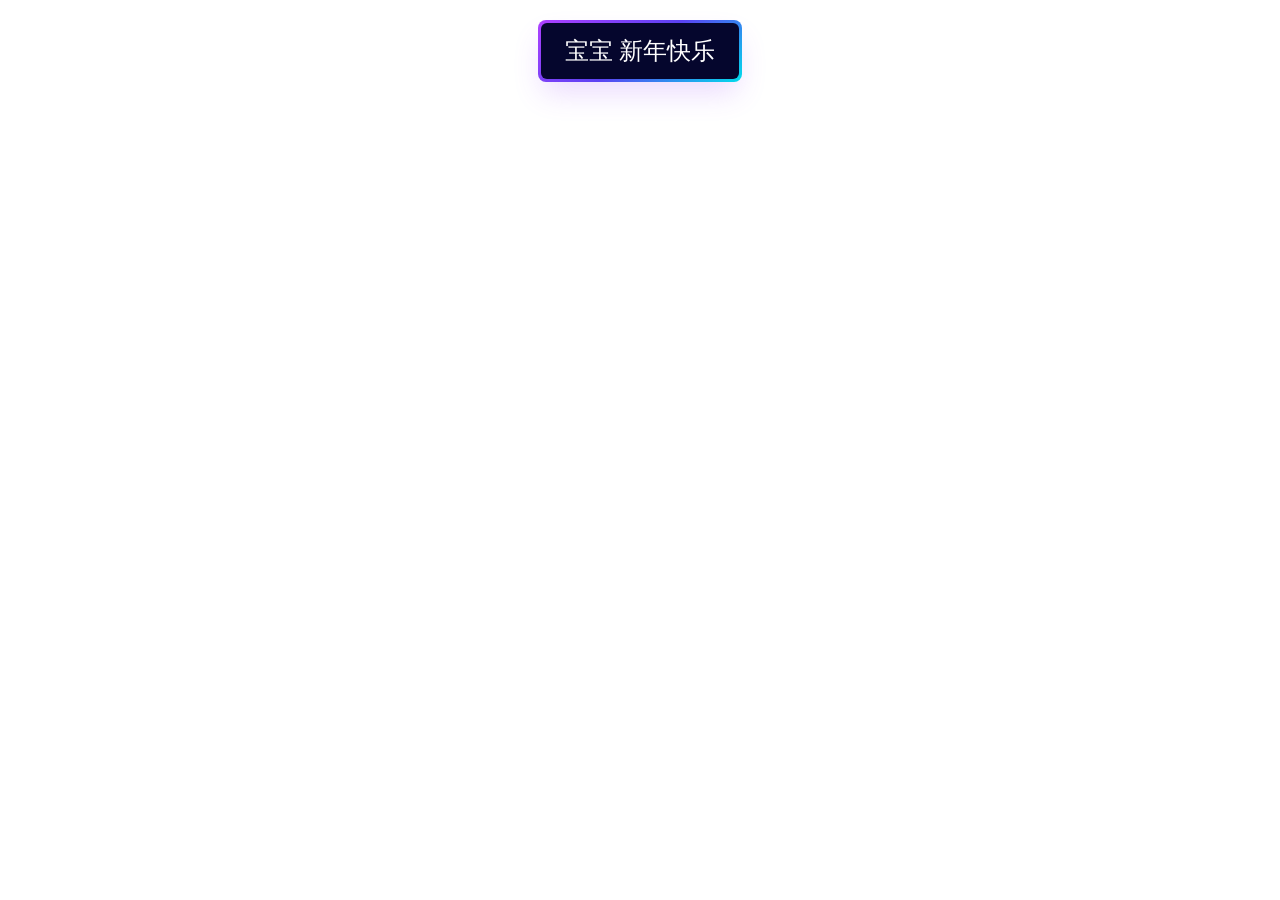
<file: index.html>
<!DOCTYPE html>
<html>
  <head>
    <title>我们一起看烟花</title>
    <link rel="stylesheet" type="text/css" href="fire.css" />
  </head>
  <body>
    <h2 id="title">
      <button class="button-64" role="button">
        <span class="text">宝宝 新年快乐</span>
      </button>
    </h2>
    <canvas id="canvas"></canvas>
    <script type="text/javascript" src="fire.js"></script>
  </body>
</html>
</file>
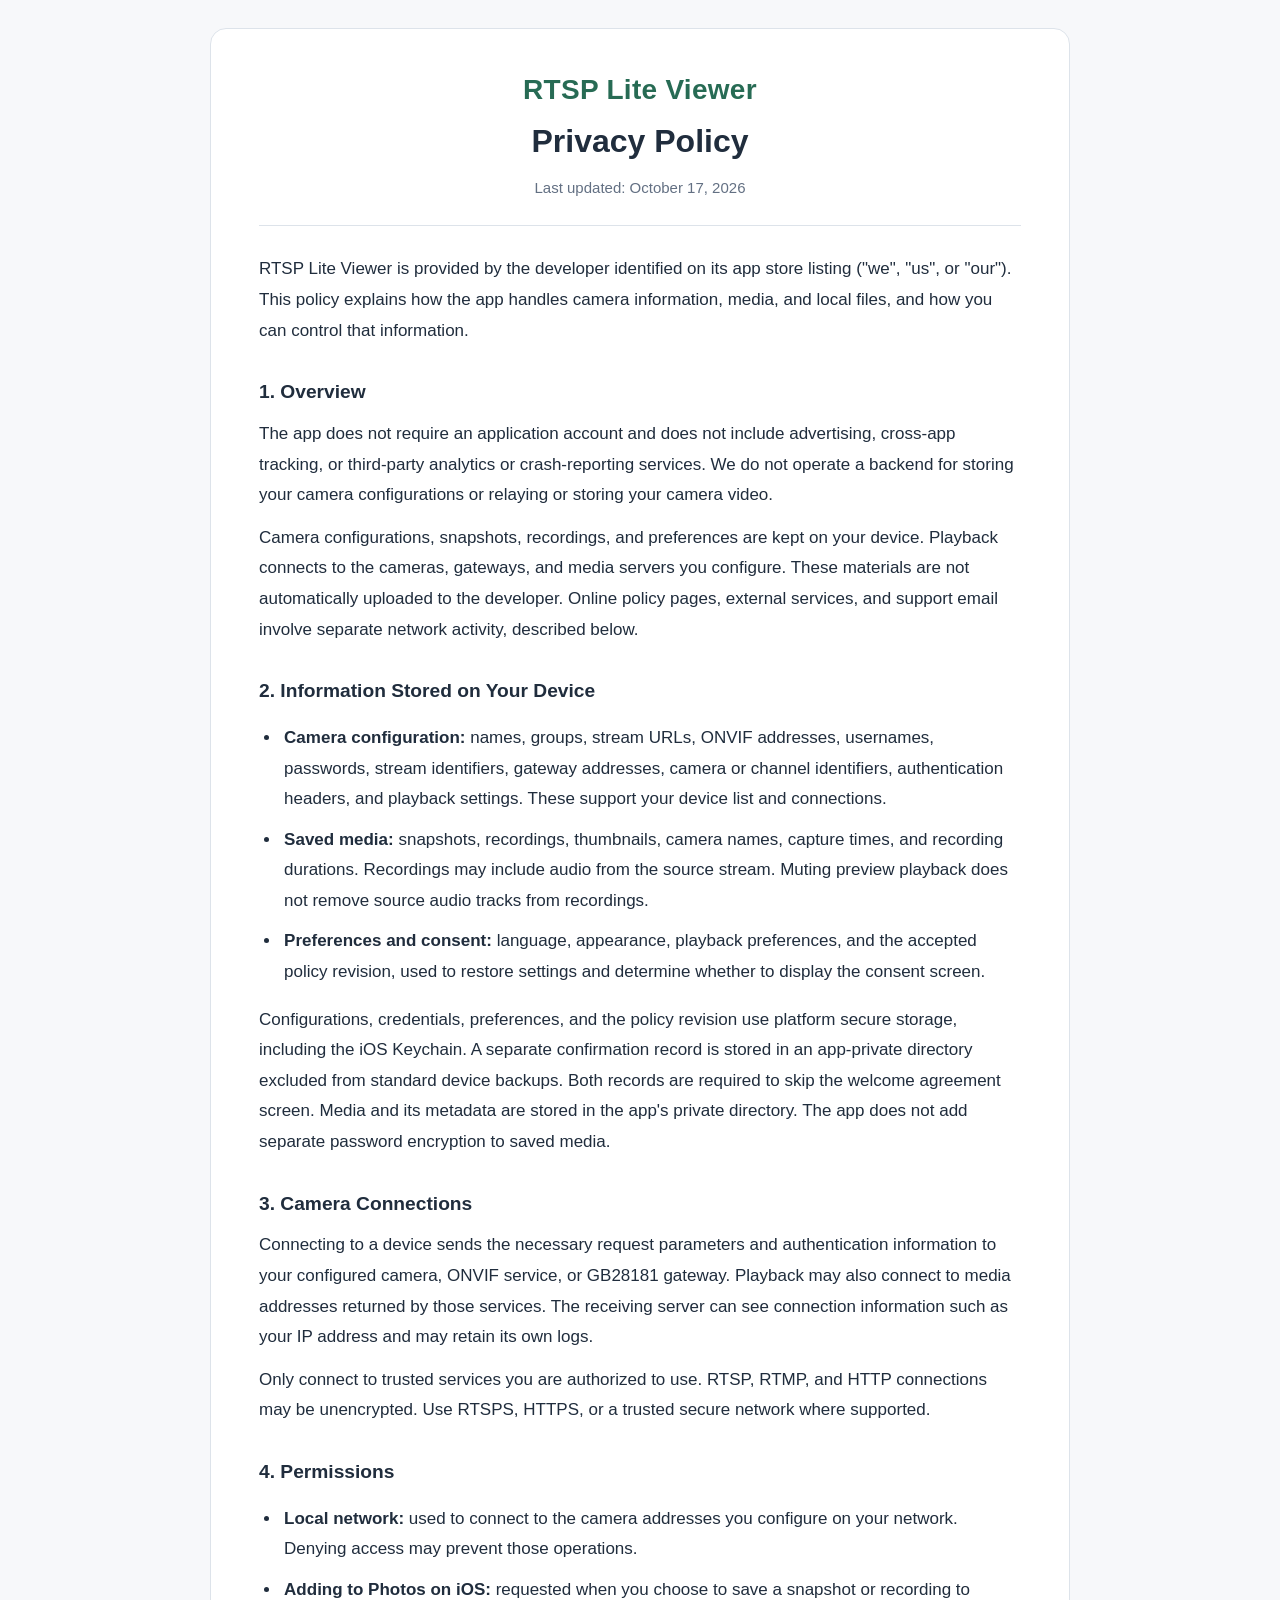
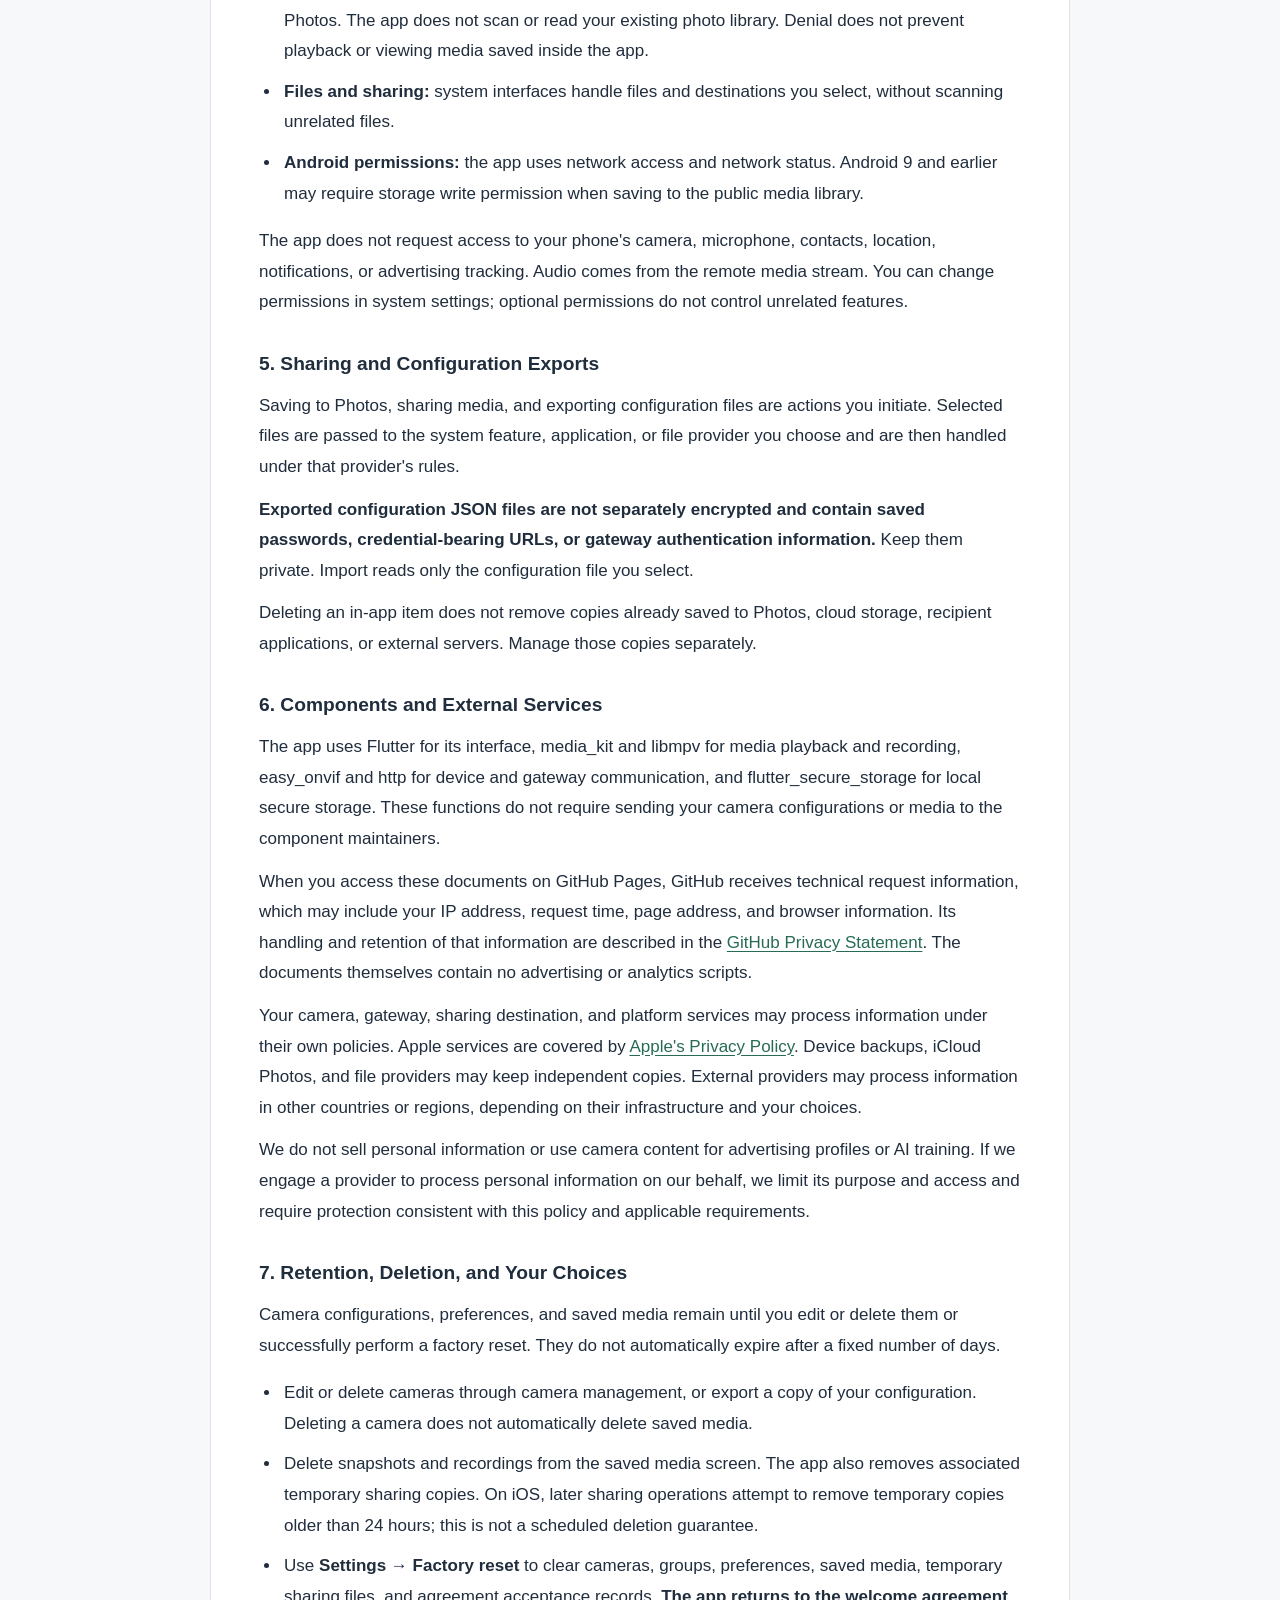
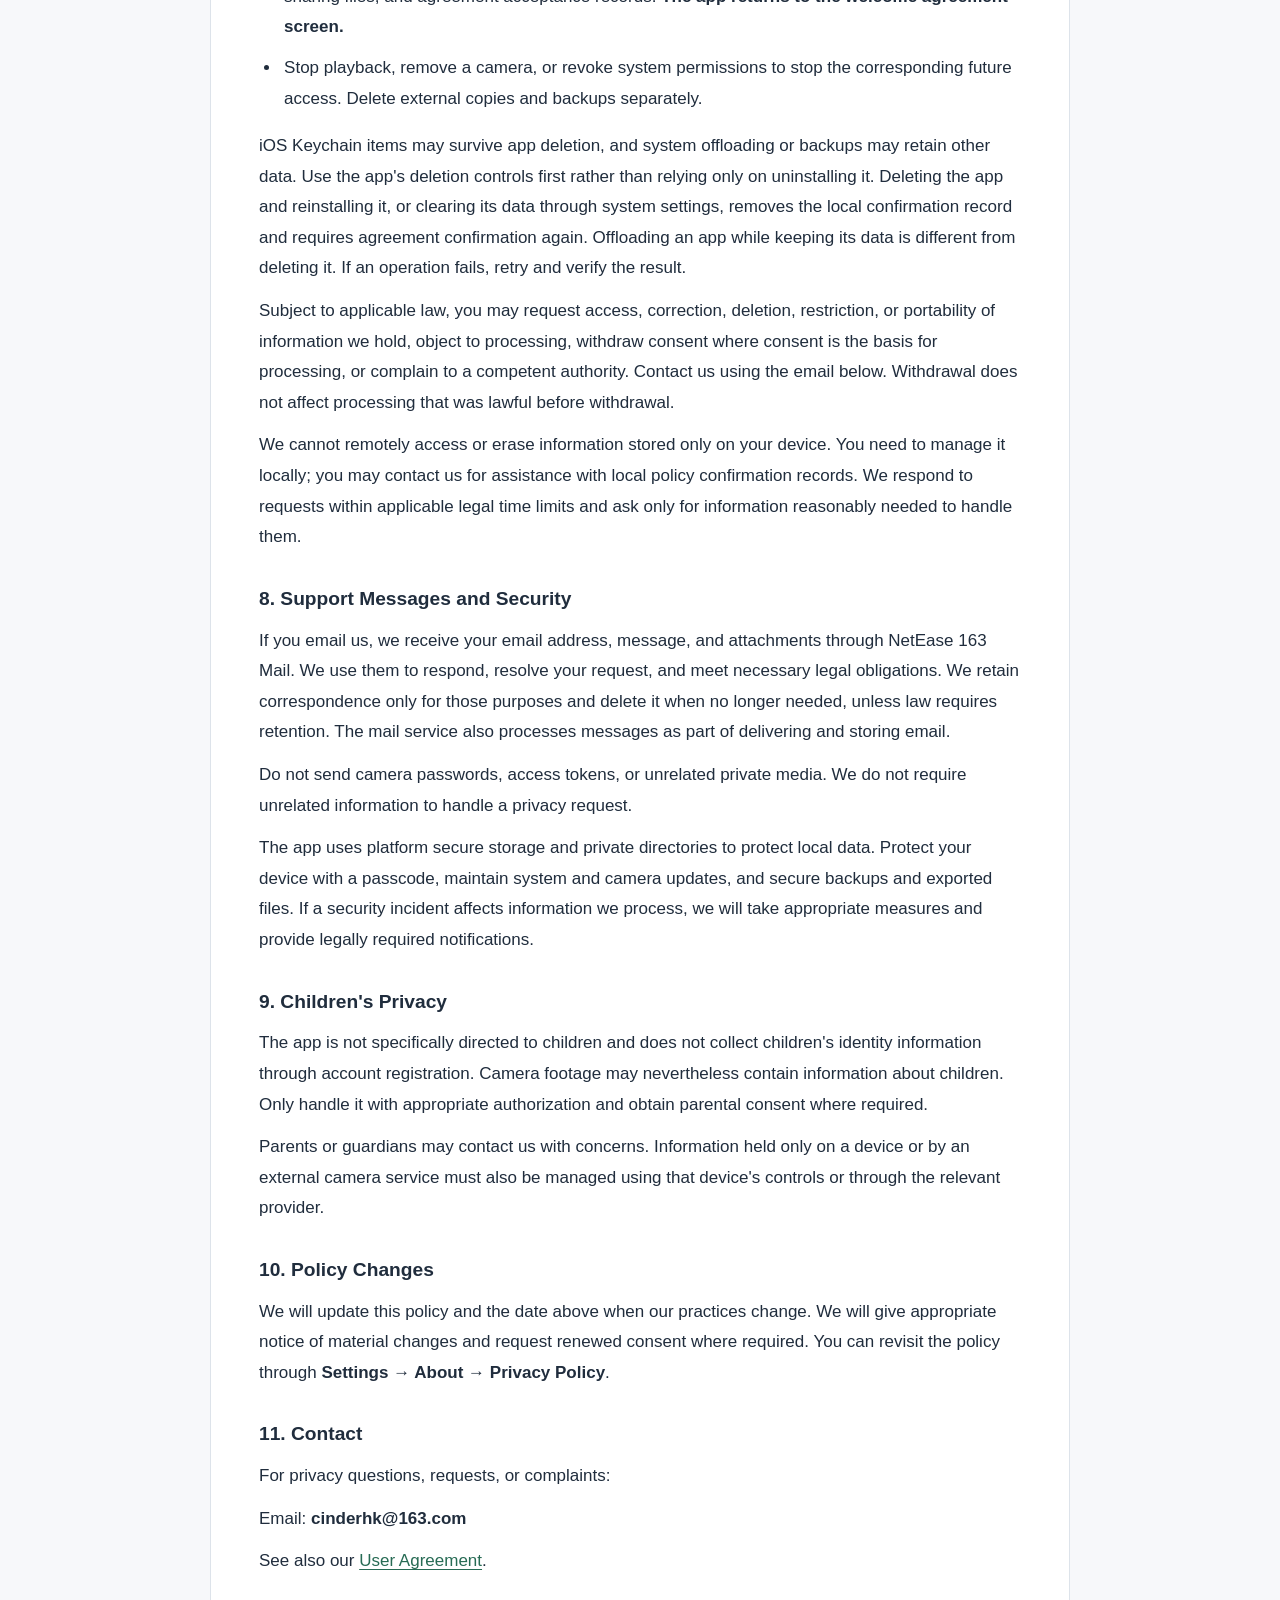
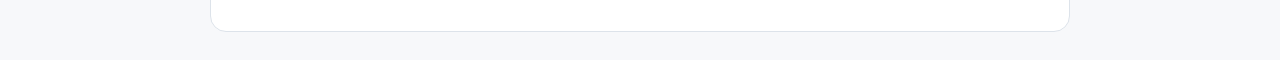
<file: rtsp_lite_viewer_privacy-policy.html>
<!doctype html>
<html lang="en">
<head>
  <meta charset="utf-8">
  <meta name="viewport" content="width=device-width, initial-scale=1">
  <meta name="color-scheme" content="light dark">
  <meta name="referrer" content="no-referrer">
  <meta name="description" content="RTSP Lite Viewer Privacy Policy">
  <title>RTSP Lite Viewer - Privacy Policy</title>
  <style>
    :root { color-scheme: light dark; --bg: #f7f8fa; --paper: #fff; --text: #202d3d; --muted: #637083; --line: #dde3ea; --accent: #276b54; }
    * { box-sizing: border-box; }
    html { scroll-padding-top: 24px; }
    body { margin: 0; background: var(--bg); color: var(--text); font: 17px/1.8 -apple-system, BlinkMacSystemFont, "Segoe UI", sans-serif; overflow-wrap: anywhere; }
    main { max-width: 860px; margin: 28px auto; padding: 42px 48px; background: var(--paper); border: 1px solid var(--line); border-radius: 16px; }
    header { text-align: center; padding-bottom: 24px; margin-bottom: 28px; border-bottom: 1px solid var(--line); }
    .brand { margin: 0 0 12px; color: var(--accent); font-size: clamp(1.5rem, 3.5vw, 1.75rem); line-height: 1.35; font-weight: 700; letter-spacing: .01em; }
    h1 { font-size: 2rem; line-height: 1.3; margin: 0 0 12px; }
    .date { color: var(--muted); font-size: 15px; margin: 0; }
    h2 { font-size: 1.2rem; line-height: 1.5; margin: 32px 0 12px; }
    p { margin: 12px 0; }
    ul { padding-left: 1.3em; }
    li { padding-left: 3px; margin: 10px 0; }
    a { color: var(--accent); text-underline-offset: .18em; }
    a:focus-visible { outline: 3px solid var(--accent); outline-offset: 4px; }
    strong { font-weight: 650; }
    @media (max-width: 600px) { main { margin: 0; padding: 28px 22px 36px; border: 0; border-radius: 0; } h1 { font-size: 1.75rem; } }
    @media (prefers-color-scheme: dark) { :root { --bg: #101821; --paper: #1a2633; --text: #eaf0f6; --muted: #aab8c8; --line: #354556; --accent: #70d3ad; } }
    @media print { :root { --bg: #fff; --paper: #fff; --text: #000; --muted: #333; --line: #bbb; --accent: #000; } body { font-size: 11pt; } main { max-width: none; margin: 0; padding: 0; border: 0; } h2 { break-after: avoid; } }
  </style>
</head>
<body>
  <main id="content">
    <header>
      <p class="brand">RTSP Lite Viewer</p>
      <h1>Privacy Policy</h1>
      <p class="date">Last updated: <time datetime="2026-10-17">October 17, 2026</time></p>
    </header>
    <p>RTSP Lite Viewer is provided by the developer identified on its app store listing (&quot;we&quot;, &quot;us&quot;, or &quot;our&quot;). This policy explains how the app handles camera information, media, and local files, and how you can control that information.</p>
    <h2>1. Overview</h2>
    <p>The app does not require an application account and does not include advertising, cross-app tracking, or third-party analytics or crash-reporting services. We do not operate a backend for storing your camera configurations or relaying or storing your camera video.</p>
    <p>Camera configurations, snapshots, recordings, and preferences are kept on your device. Playback connects to the cameras, gateways, and media servers you configure. These materials are not automatically uploaded to the developer. Online policy pages, external services, and support email involve separate network activity, described below.</p>
    <h2>2. Information Stored on Your Device</h2>
    <ul>
      <li><strong>Camera configuration:</strong> names, groups, stream URLs, ONVIF addresses, usernames, passwords, stream identifiers, gateway addresses, camera or channel identifiers, authentication headers, and playback settings. These support your device list and connections.</li>
      <li><strong>Saved media:</strong> snapshots, recordings, thumbnails, camera names, capture times, and recording durations. Recordings may include audio from the source stream. Muting preview playback does not remove source audio tracks from recordings.</li>
      <li><strong>Preferences and consent:</strong> language, appearance, playback preferences, and the accepted policy revision, used to restore settings and determine whether to display the consent screen.</li>
    </ul>
    <p>Configurations, credentials, preferences, and the policy revision use platform secure storage, including the iOS Keychain. A separate confirmation record is stored in an app-private directory excluded from standard device backups. Both records are required to skip the welcome agreement screen. Media and its metadata are stored in the app&#x27;s private directory. The app does not add separate password encryption to saved media.</p>
    <h2>3. Camera Connections</h2>
    <p>Connecting to a device sends the necessary request parameters and authentication information to your configured camera, ONVIF service, or GB28181 gateway. Playback may also connect to media addresses returned by those services. The receiving server can see connection information such as your IP address and may retain its own logs.</p>
    <p>Only connect to trusted services you are authorized to use. RTSP, RTMP, and HTTP connections may be unencrypted. Use RTSPS, HTTPS, or a trusted secure network where supported.</p>
    <h2>4. Permissions</h2>
    <ul>
      <li><strong>Local network:</strong> used to connect to the camera addresses you configure on your network. Denying access may prevent those operations.</li>
      <li><strong>Adding to Photos on iOS:</strong> requested when you choose to save a snapshot or recording to Photos. The app does not scan or read your existing photo library. Denial does not prevent playback or viewing media saved inside the app.</li>
      <li><strong>Files and sharing:</strong> system interfaces handle files and destinations you select, without scanning unrelated files.</li>
      <li><strong>Android permissions:</strong> the app uses network access and network status. Android 9 and earlier may require storage write permission when saving to the public media library.</li>
    </ul>
    <p>The app does not request access to your phone&#x27;s camera, microphone, contacts, location, notifications, or advertising tracking. Audio comes from the remote media stream. You can change permissions in system settings; optional permissions do not control unrelated features.</p>
    <h2>5. Sharing and Configuration Exports</h2>
    <p>Saving to Photos, sharing media, and exporting configuration files are actions you initiate. Selected files are passed to the system feature, application, or file provider you choose and are then handled under that provider&#x27;s rules.</p>
    <p><strong>Exported configuration JSON files are not separately encrypted and contain saved passwords, credential-bearing URLs, or gateway authentication information.</strong> Keep them private. Import reads only the configuration file you select.</p>
    <p>Deleting an in-app item does not remove copies already saved to Photos, cloud storage, recipient applications, or external servers. Manage those copies separately.</p>
    <h2>6. Components and External Services</h2>
    <p>The app uses Flutter for its interface, media_kit and libmpv for media playback and recording, easy_onvif and http for device and gateway communication, and flutter_secure_storage for local secure storage. These functions do not require sending your camera configurations or media to the component maintainers.</p>
    <p>When you access these documents on GitHub Pages, GitHub receives technical request information, which may include your IP address, request time, page address, and browser information. Its handling and retention of that information are described in the <a href="https://docs.github.com/en/site-policy/privacy-policies/github-general-privacy-statement">GitHub Privacy Statement</a>. The documents themselves contain no advertising or analytics scripts.</p>
    <p>Your camera, gateway, sharing destination, and platform services may process information under their own policies. Apple services are covered by <a href="https://www.apple.com/legal/privacy/">Apple&#x27;s Privacy Policy</a>. Device backups, iCloud Photos, and file providers may keep independent copies. External providers may process information in other countries or regions, depending on their infrastructure and your choices.</p>
    <p>We do not sell personal information or use camera content for advertising profiles or AI training. If we engage a provider to process personal information on our behalf, we limit its purpose and access and require protection consistent with this policy and applicable requirements.</p>
    <h2>7. Retention, Deletion, and Your Choices</h2>
    <p>Camera configurations, preferences, and saved media remain until you edit or delete them or successfully perform a factory reset. They do not automatically expire after a fixed number of days.</p>
    <ul>
      <li>Edit or delete cameras through camera management, or export a copy of your configuration. Deleting a camera does not automatically delete saved media.</li>
      <li>Delete snapshots and recordings from the saved media screen. The app also removes associated temporary sharing copies. On iOS, later sharing operations attempt to remove temporary copies older than 24 hours; this is not a scheduled deletion guarantee.</li>
      <li>Use <strong>Settings → Factory reset</strong> to clear cameras, groups, preferences, saved media, temporary sharing files, and agreement acceptance records. <strong>The app returns to the welcome agreement screen.</strong></li>
      <li>Stop playback, remove a camera, or revoke system permissions to stop the corresponding future access. Delete external copies and backups separately.</li>
    </ul>
    <p>iOS Keychain items may survive app deletion, and system offloading or backups may retain other data. Use the app&#x27;s deletion controls first rather than relying only on uninstalling it. Deleting the app and reinstalling it, or clearing its data through system settings, removes the local confirmation record and requires agreement confirmation again. Offloading an app while keeping its data is different from deleting it. If an operation fails, retry and verify the result.</p>
    <p>Subject to applicable law, you may request access, correction, deletion, restriction, or portability of information we hold, object to processing, withdraw consent where consent is the basis for processing, or complain to a competent authority. Contact us using the email below. Withdrawal does not affect processing that was lawful before withdrawal.</p>
    <p>We cannot remotely access or erase information stored only on your device. You need to manage it locally; you may contact us for assistance with local policy confirmation records. We respond to requests within applicable legal time limits and ask only for information reasonably needed to handle them.</p>
    <h2>8. Support Messages and Security</h2>
    <p>If you email us, we receive your email address, message, and attachments through NetEase 163 Mail. We use them to respond, resolve your request, and meet necessary legal obligations. We retain correspondence only for those purposes and delete it when no longer needed, unless law requires retention. The mail service also processes messages as part of delivering and storing email.</p>
    <p>Do not send camera passwords, access tokens, or unrelated private media. We do not require unrelated information to handle a privacy request.</p>
    <p>The app uses platform secure storage and private directories to protect local data. Protect your device with a passcode, maintain system and camera updates, and secure backups and exported files. If a security incident affects information we process, we will take appropriate measures and provide legally required notifications.</p>
    <h2>9. Children&#x27;s Privacy</h2>
    <p>The app is not specifically directed to children and does not collect children&#x27;s identity information through account registration. Camera footage may nevertheless contain information about children. Only handle it with appropriate authorization and obtain parental consent where required.</p>
    <p>Parents or guardians may contact us with concerns. Information held only on a device or by an external camera service must also be managed using that device&#x27;s controls or through the relevant provider.</p>
    <h2>10. Policy Changes</h2>
    <p>We will update this policy and the date above when our practices change. We will give appropriate notice of material changes and request renewed consent where required. You can revisit the policy through <strong>Settings → About → Privacy Policy</strong>.</p>
    <h2>11. Contact</h2>
    <p>For privacy questions, requests, or complaints:</p>
    <p>Email: <strong>cinderhk@163.com</strong></p>
    <p>See also our <a href="rtsp_lite_viewer_user-agreement.html">User Agreement</a>.</p>
  </main>
</body>
</html>
</file>
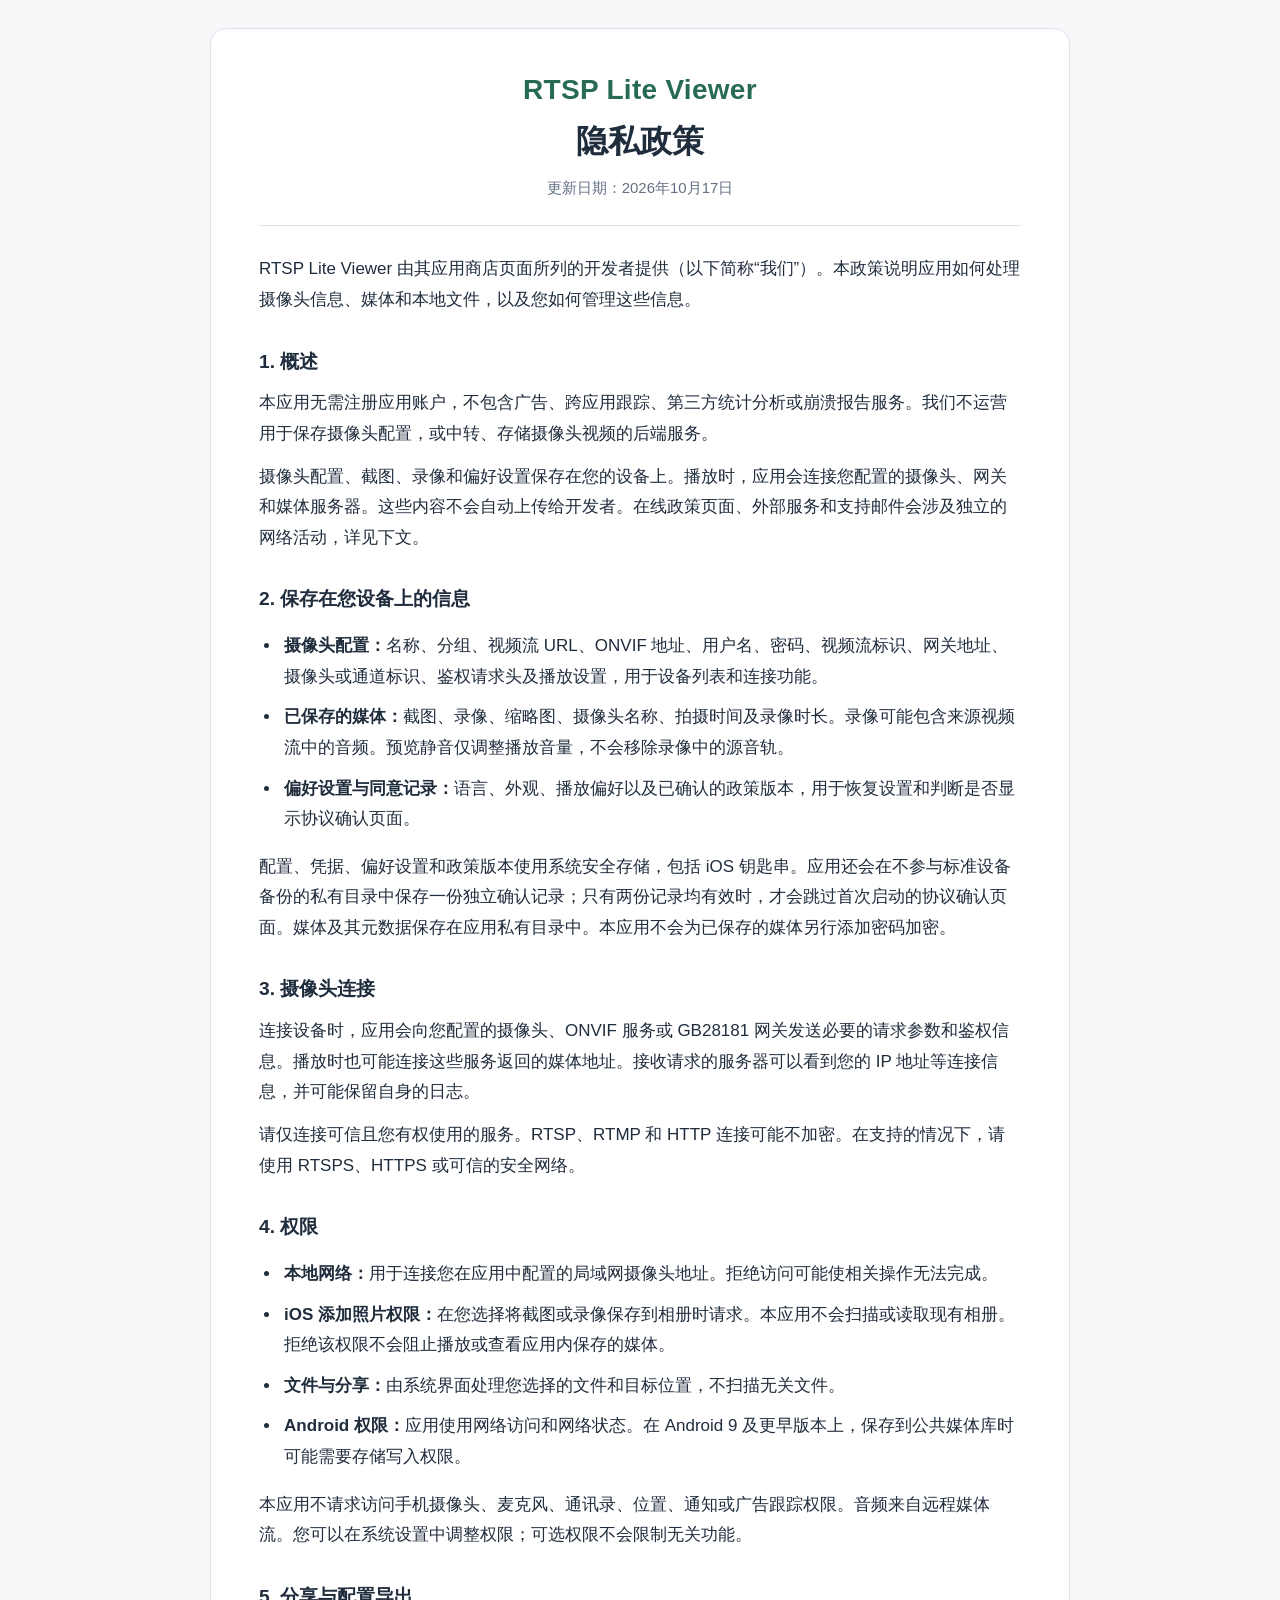
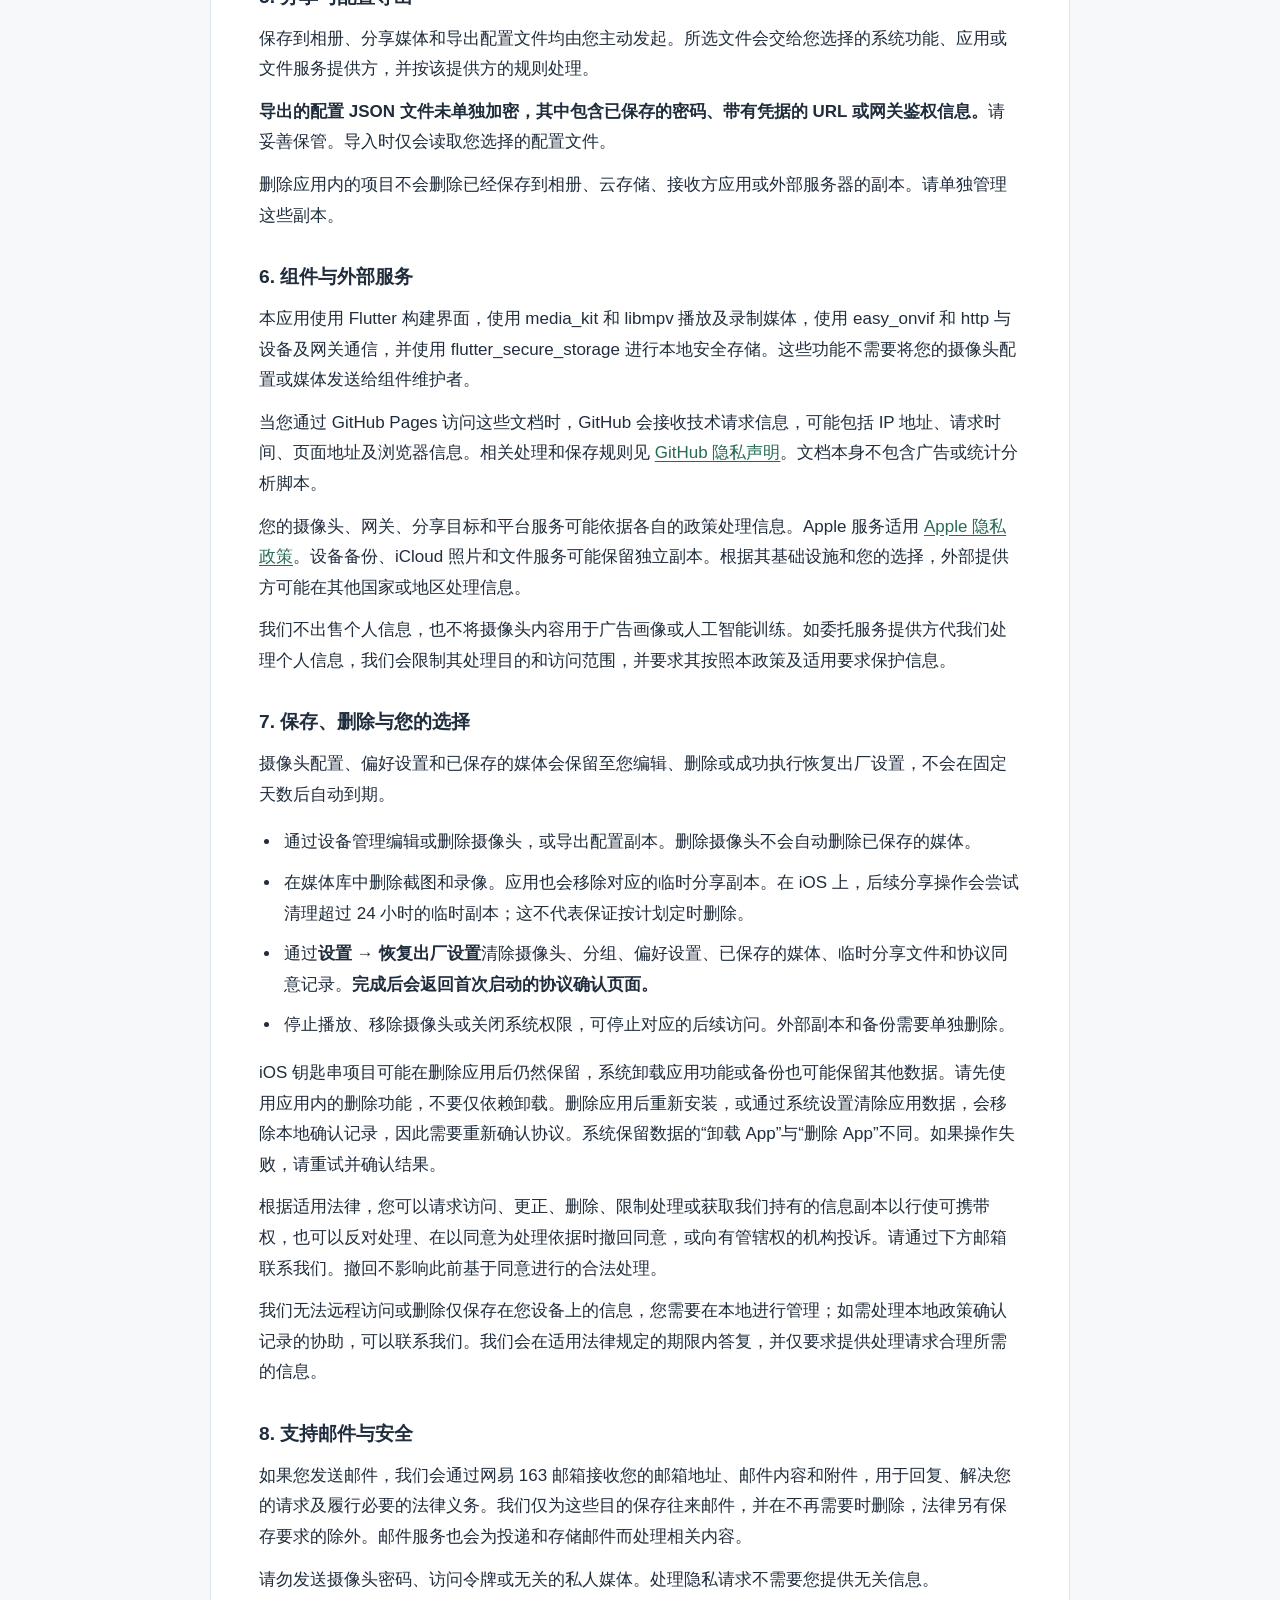
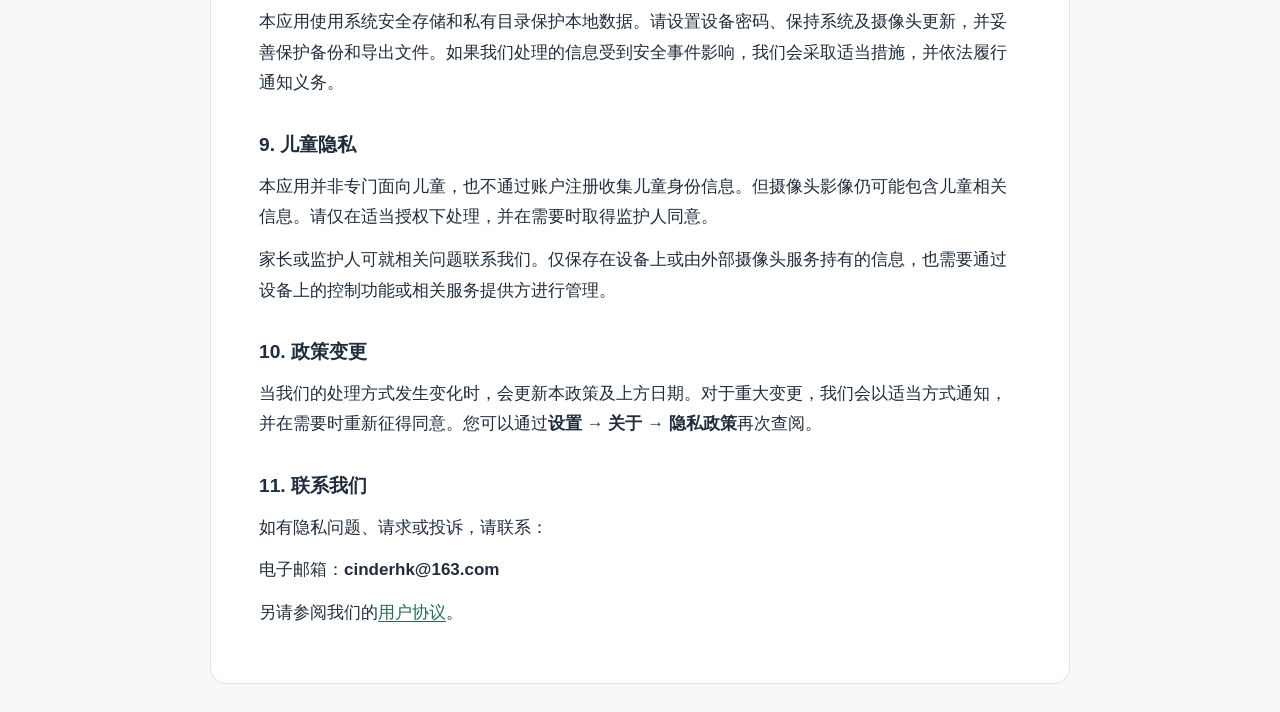
<file: rtsp_lite_viewer_privacy-policy_zh.html>
<!doctype html>
<html lang="zh-Hans">
<head>
  <meta charset="utf-8">
  <meta name="viewport" content="width=device-width, initial-scale=1">
  <meta name="color-scheme" content="light dark">
  <meta name="referrer" content="no-referrer">
  <meta name="description" content="RTSP Lite Viewer 隐私政策">
  <title>RTSP Lite Viewer - 隐私政策</title>
  <style>
    :root { color-scheme: light dark; --bg: #f7f8fa; --paper: #fff; --text: #202d3d; --muted: #637083; --line: #dde3ea; --accent: #276b54; }
    * { box-sizing: border-box; }
    html { scroll-padding-top: 24px; }
    body { margin: 0; background: var(--bg); color: var(--text); font: 17px/1.8 -apple-system, BlinkMacSystemFont, "Segoe UI", sans-serif; overflow-wrap: anywhere; }
    main { max-width: 860px; margin: 28px auto; padding: 42px 48px; background: var(--paper); border: 1px solid var(--line); border-radius: 16px; }
    header { text-align: center; padding-bottom: 24px; margin-bottom: 28px; border-bottom: 1px solid var(--line); }
    .brand { margin: 0 0 12px; color: var(--accent); font-size: clamp(1.5rem, 3.5vw, 1.75rem); line-height: 1.35; font-weight: 700; letter-spacing: .01em; }
    h1 { font-size: 2rem; line-height: 1.3; margin: 0 0 12px; }
    .date { color: var(--muted); font-size: 15px; margin: 0; }
    h2 { font-size: 1.2rem; line-height: 1.5; margin: 32px 0 12px; }
    p { margin: 12px 0; }
    ul { padding-left: 1.3em; }
    li { padding-left: 3px; margin: 10px 0; }
    a { color: var(--accent); text-underline-offset: .18em; }
    a:focus-visible { outline: 3px solid var(--accent); outline-offset: 4px; }
    strong { font-weight: 650; }
    @media (max-width: 600px) { main { margin: 0; padding: 28px 22px 36px; border: 0; border-radius: 0; } h1 { font-size: 1.75rem; } }
    @media (prefers-color-scheme: dark) { :root { --bg: #101821; --paper: #1a2633; --text: #eaf0f6; --muted: #aab8c8; --line: #354556; --accent: #70d3ad; } }
    @media print { :root { --bg: #fff; --paper: #fff; --text: #000; --muted: #333; --line: #bbb; --accent: #000; } body { font-size: 11pt; } main { max-width: none; margin: 0; padding: 0; border: 0; } h2 { break-after: avoid; } }
  </style>
</head>
<body>
  <main id="content">
    <header>
      <p class="brand">RTSP Lite Viewer</p>
      <h1>隐私政策</h1>
      <p class="date">更新日期：<time datetime="2026-10-17">2026年10月17日</time></p>
    </header>
<p>RTSP Lite Viewer 由其应用商店页面所列的开发者提供（以下简称“我们”）。本政策说明应用如何处理摄像头信息、媒体和本地文件，以及您如何管理这些信息。</p>
    <h2>1. 概述</h2>
    <p>本应用无需注册应用账户，不包含广告、跨应用跟踪、第三方统计分析或崩溃报告服务。我们不运营用于保存摄像头配置，或中转、存储摄像头视频的后端服务。</p>
    <p>摄像头配置、截图、录像和偏好设置保存在您的设备上。播放时，应用会连接您配置的摄像头、网关和媒体服务器。这些内容不会自动上传给开发者。在线政策页面、外部服务和支持邮件会涉及独立的网络活动，详见下文。</p>
    <h2>2. 保存在您设备上的信息</h2>
    <ul>
      <li><strong>摄像头配置：</strong>名称、分组、视频流 URL、ONVIF 地址、用户名、密码、视频流标识、网关地址、摄像头或通道标识、鉴权请求头及播放设置，用于设备列表和连接功能。</li>
      <li><strong>已保存的媒体：</strong>截图、录像、缩略图、摄像头名称、拍摄时间及录像时长。录像可能包含来源视频流中的音频。预览静音仅调整播放音量，不会移除录像中的源音轨。</li>
      <li><strong>偏好设置与同意记录：</strong>语言、外观、播放偏好以及已确认的政策版本，用于恢复设置和判断是否显示协议确认页面。</li>
    </ul>
    <p>配置、凭据、偏好设置和政策版本使用系统安全存储，包括 iOS 钥匙串。应用还会在不参与标准设备备份的私有目录中保存一份独立确认记录；只有两份记录均有效时，才会跳过首次启动的协议确认页面。媒体及其元数据保存在应用私有目录中。本应用不会为已保存的媒体另行添加密码加密。</p>
    <h2>3. 摄像头连接</h2>
    <p>连接设备时，应用会向您配置的摄像头、ONVIF 服务或 GB28181 网关发送必要的请求参数和鉴权信息。播放时也可能连接这些服务返回的媒体地址。接收请求的服务器可以看到您的 IP 地址等连接信息，并可能保留自身的日志。</p>
    <p>请仅连接可信且您有权使用的服务。RTSP、RTMP 和 HTTP 连接可能不加密。在支持的情况下，请使用 RTSPS、HTTPS 或可信的安全网络。</p>
    <h2>4. 权限</h2>
    <ul>
      <li><strong>本地网络：</strong>用于连接您在应用中配置的局域网摄像头地址。拒绝访问可能使相关操作无法完成。</li>
      <li><strong>iOS 添加照片权限：</strong>在您选择将截图或录像保存到相册时请求。本应用不会扫描或读取现有相册。拒绝该权限不会阻止播放或查看应用内保存的媒体。</li>
      <li><strong>文件与分享：</strong>由系统界面处理您选择的文件和目标位置，不扫描无关文件。</li>
      <li><strong>Android 权限：</strong>应用使用网络访问和网络状态。在 Android 9 及更早版本上，保存到公共媒体库时可能需要存储写入权限。</li>
    </ul>
    <p>本应用不请求访问手机摄像头、麦克风、通讯录、位置、通知或广告跟踪权限。音频来自远程媒体流。您可以在系统设置中调整权限；可选权限不会限制无关功能。</p>
    <h2>5. 分享与配置导出</h2>
    <p>保存到相册、分享媒体和导出配置文件均由您主动发起。所选文件会交给您选择的系统功能、应用或文件服务提供方，并按该提供方的规则处理。</p>
    <p><strong>导出的配置 JSON 文件未单独加密，其中包含已保存的密码、带有凭据的 URL 或网关鉴权信息。</strong>请妥善保管。导入时仅会读取您选择的配置文件。</p>
    <p>删除应用内的项目不会删除已经保存到相册、云存储、接收方应用或外部服务器的副本。请单独管理这些副本。</p>
    <h2>6. 组件与外部服务</h2>
    <p>本应用使用 Flutter 构建界面，使用 media_kit 和 libmpv 播放及录制媒体，使用 easy_onvif 和 http 与设备及网关通信，并使用 flutter_secure_storage 进行本地安全存储。这些功能不需要将您的摄像头配置或媒体发送给组件维护者。</p>
    <p>当您通过 GitHub Pages 访问这些文档时，GitHub 会接收技术请求信息，可能包括 IP 地址、请求时间、页面地址及浏览器信息。相关处理和保存规则见 <a href="https://docs.github.com/en/site-policy/privacy-policies/github-general-privacy-statement">GitHub 隐私声明</a>。文档本身不包含广告或统计分析脚本。</p>
    <p>您的摄像头、网关、分享目标和平台服务可能依据各自的政策处理信息。Apple 服务适用 <a href="https://www.apple.com/legal/privacy/">Apple 隐私政策</a>。设备备份、iCloud 照片和文件服务可能保留独立副本。根据其基础设施和您的选择，外部提供方可能在其他国家或地区处理信息。</p>
    <p>我们不出售个人信息，也不将摄像头内容用于广告画像或人工智能训练。如委托服务提供方代我们处理个人信息，我们会限制其处理目的和访问范围，并要求其按照本政策及适用要求保护信息。</p>
    <h2>7. 保存、删除与您的选择</h2>
    <p>摄像头配置、偏好设置和已保存的媒体会保留至您编辑、删除或成功执行恢复出厂设置，不会在固定天数后自动到期。</p>
    <ul>
      <li>通过设备管理编辑或删除摄像头，或导出配置副本。删除摄像头不会自动删除已保存的媒体。</li>
      <li>在媒体库中删除截图和录像。应用也会移除对应的临时分享副本。在 iOS 上，后续分享操作会尝试清理超过 24 小时的临时副本；这不代表保证按计划定时删除。</li>
      <li>通过<strong>设置 → 恢复出厂设置</strong>清除摄像头、分组、偏好设置、已保存的媒体、临时分享文件和协议同意记录。<strong>完成后会返回首次启动的协议确认页面。</strong></li>
      <li>停止播放、移除摄像头或关闭系统权限，可停止对应的后续访问。外部副本和备份需要单独删除。</li>
    </ul>
    <p>iOS 钥匙串项目可能在删除应用后仍然保留，系统卸载应用功能或备份也可能保留其他数据。请先使用应用内的删除功能，不要仅依赖卸载。删除应用后重新安装，或通过系统设置清除应用数据，会移除本地确认记录，因此需要重新确认协议。系统保留数据的“卸载 App”与“删除 App”不同。如果操作失败，请重试并确认结果。</p>
    <p>根据适用法律，您可以请求访问、更正、删除、限制处理或获取我们持有的信息副本以行使可携带权，也可以反对处理、在以同意为处理依据时撤回同意，或向有管辖权的机构投诉。请通过下方邮箱联系我们。撤回不影响此前基于同意进行的合法处理。</p>
    <p>我们无法远程访问或删除仅保存在您设备上的信息，您需要在本地进行管理；如需处理本地政策确认记录的协助，可以联系我们。我们会在适用法律规定的期限内答复，并仅要求提供处理请求合理所需的信息。</p>
    <h2>8. 支持邮件与安全</h2>
    <p>如果您发送邮件，我们会通过网易 163 邮箱接收您的邮箱地址、邮件内容和附件，用于回复、解决您的请求及履行必要的法律义务。我们仅为这些目的保存往来邮件，并在不再需要时删除，法律另有保存要求的除外。邮件服务也会为投递和存储邮件而处理相关内容。</p>
    <p>请勿发送摄像头密码、访问令牌或无关的私人媒体。处理隐私请求不需要您提供无关信息。</p>
    <p>本应用使用系统安全存储和私有目录保护本地数据。请设置设备密码、保持系统及摄像头更新，并妥善保护备份和导出文件。如果我们处理的信息受到安全事件影响，我们会采取适当措施，并依法履行通知义务。</p>
    <h2>9. 儿童隐私</h2>
    <p>本应用并非专门面向儿童，也不通过账户注册收集儿童身份信息。但摄像头影像仍可能包含儿童相关信息。请仅在适当授权下处理，并在需要时取得监护人同意。</p>
    <p>家长或监护人可就相关问题联系我们。仅保存在设备上或由外部摄像头服务持有的信息，也需要通过设备上的控制功能或相关服务提供方进行管理。</p>
    <h2>10. 政策变更</h2>
    <p>当我们的处理方式发生变化时，会更新本政策及上方日期。对于重大变更，我们会以适当方式通知，并在需要时重新征得同意。您可以通过<strong>设置 → 关于 → 隐私政策</strong>再次查阅。</p>
    <h2>11. 联系我们</h2>
    <p>如有隐私问题、请求或投诉，请联系：</p>
    <p>电子邮箱：<strong>cinderhk@163.com</strong></p>
    <p>另请参阅我们的<a href="rtsp_lite_viewer_user-agreement_zh.html">用户协议</a>。</p>
  </main>
</body>
</html>
</file>
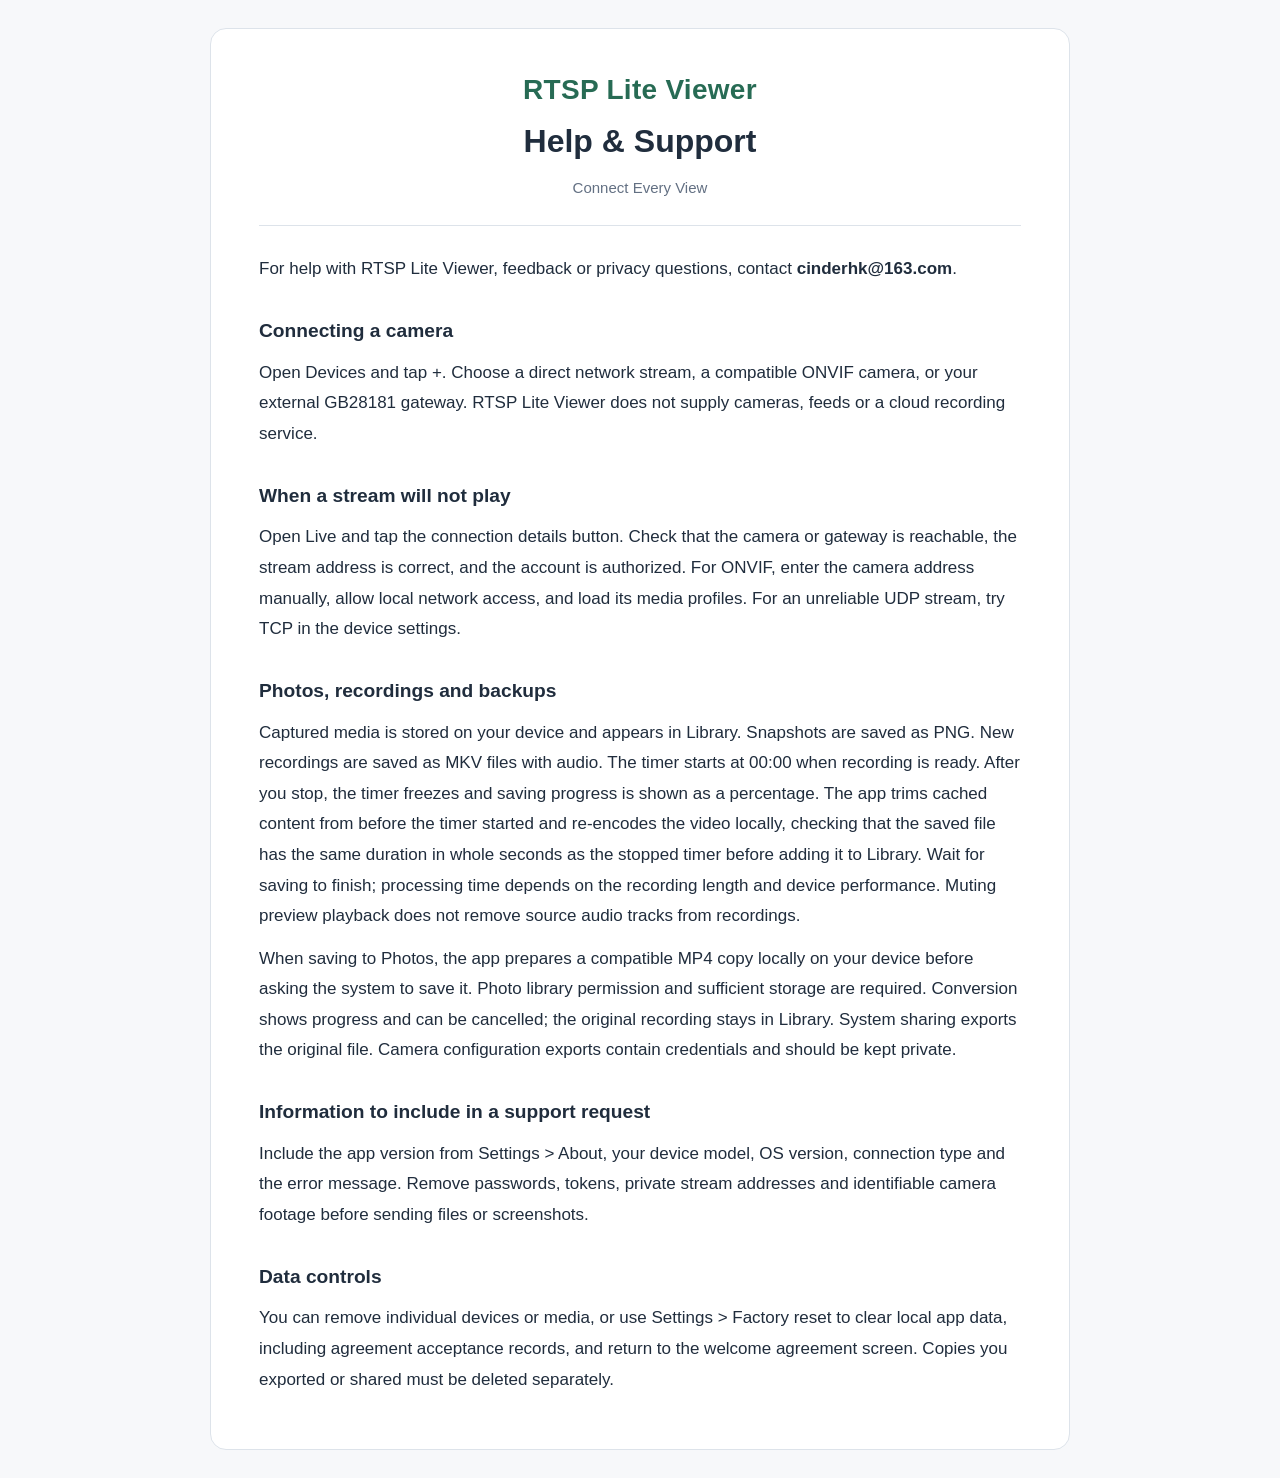
<file: rtsp_lite_viewer_support.html>
<!doctype html>
<html lang="en">
<head>
  <meta charset="utf-8">
  <meta name="viewport" content="width=device-width, initial-scale=1">
  <meta name="color-scheme" content="light dark">
  <meta name="referrer" content="no-referrer">
  <meta name="description" content="RTSP Lite Viewer Support">
  <title>RTSP Lite Viewer - Help &amp; Support</title>
  <style>
    :root { color-scheme: light dark; --bg: #f7f8fa; --paper: #fff; --text: #202d3d; --muted: #637083; --line: #dde3ea; --accent: #276b54; }
    * { box-sizing: border-box; }
    html { scroll-padding-top: 24px; }
    body { margin: 0; background: var(--bg); color: var(--text); font: 17px/1.8 -apple-system, BlinkMacSystemFont, "Segoe UI", sans-serif; overflow-wrap: anywhere; }
    main { max-width: 860px; margin: 28px auto; padding: 42px 48px; background: var(--paper); border: 1px solid var(--line); border-radius: 16px; }
    header { text-align: center; padding-bottom: 24px; margin-bottom: 28px; border-bottom: 1px solid var(--line); }
    .brand { margin: 0 0 12px; color: var(--accent); font-size: clamp(1.5rem, 3.5vw, 1.75rem); line-height: 1.35; font-weight: 700; letter-spacing: .01em; }
    h1 { font-size: 2rem; line-height: 1.3; margin: 0 0 12px; }
    .date { color: var(--muted); font-size: 15px; margin: 0; }
    h2 { font-size: 1.2rem; line-height: 1.5; margin: 32px 0 12px; }
    p { margin: 12px 0; }
    ul { padding-left: 1.3em; }
    li { padding-left: 3px; margin: 10px 0; }
    a { color: var(--accent); text-underline-offset: .18em; }
    a:focus-visible { outline: 3px solid var(--accent); outline-offset: 4px; }
    strong { font-weight: 650; }
    @media (max-width: 600px) { main { margin: 0; padding: 28px 22px 36px; border: 0; border-radius: 0; } h1 { font-size: 1.75rem; } }
    @media (prefers-color-scheme: dark) { :root { --bg: #101821; --paper: #1a2633; --text: #eaf0f6; --muted: #aab8c8; --line: #354556; --accent: #70d3ad; } }
    @media print { :root { --bg: #fff; --paper: #fff; --text: #000; --muted: #333; --line: #bbb; --accent: #000; } body { font-size: 11pt; } main { max-width: none; margin: 0; padding: 0; border: 0; } h2 { break-after: avoid; } }
  </style>
</head>
<body>
  <main>
    <header><p class="brand">RTSP Lite Viewer</p><h1>Help &amp; Support</h1><p class="date">Connect Every View</p></header>
    <p>For help with RTSP Lite Viewer, feedback or privacy questions, contact <strong>cinderhk@163.com</strong>.</p>
    <h2>Connecting a camera</h2>
    <p>Open Devices and tap +. Choose a direct network stream, a compatible ONVIF camera, or your external GB28181 gateway. RTSP Lite Viewer does not supply cameras, feeds or a cloud recording service.</p>
    <h2>When a stream will not play</h2>
    <p>Open Live and tap the connection details button. Check that the camera or gateway is reachable, the stream address is correct, and the account is authorized. For ONVIF, enter the camera address manually, allow local network access, and load its media profiles. For an unreliable UDP stream, try TCP in the device settings.</p>
    <h2>Photos, recordings and backups</h2>
    <p>Captured media is stored on your device and appears in Library. Snapshots are saved as PNG. New recordings are saved as MKV files with audio. The timer starts at 00:00 when recording is ready. After you stop, the timer freezes and saving progress is shown as a percentage. The app trims cached content from before the timer started and re-encodes the video locally, checking that the saved file has the same duration in whole seconds as the stopped timer before adding it to Library. Wait for saving to finish; processing time depends on the recording length and device performance. Muting preview playback does not remove source audio tracks from recordings.</p>
    <p>When saving to Photos, the app prepares a compatible MP4 copy locally on your device before asking the system to save it. Photo library permission and sufficient storage are required. Conversion shows progress and can be cancelled; the original recording stays in Library. System sharing exports the original file. Camera configuration exports contain credentials and should be kept private.</p>
    <h2>Information to include in a support request</h2>
    <p>Include the app version from Settings &gt; About, your device model, OS version, connection type and the error message. Remove passwords, tokens, private stream addresses and identifiable camera footage before sending files or screenshots.</p>
    <h2>Data controls</h2>
    <p>You can remove individual devices or media, or use Settings &gt; Factory reset to clear local app data, including agreement acceptance records, and return to the welcome agreement screen. Copies you exported or shared must be deleted separately.</p>
  </main>
</body>
</html>
</file>
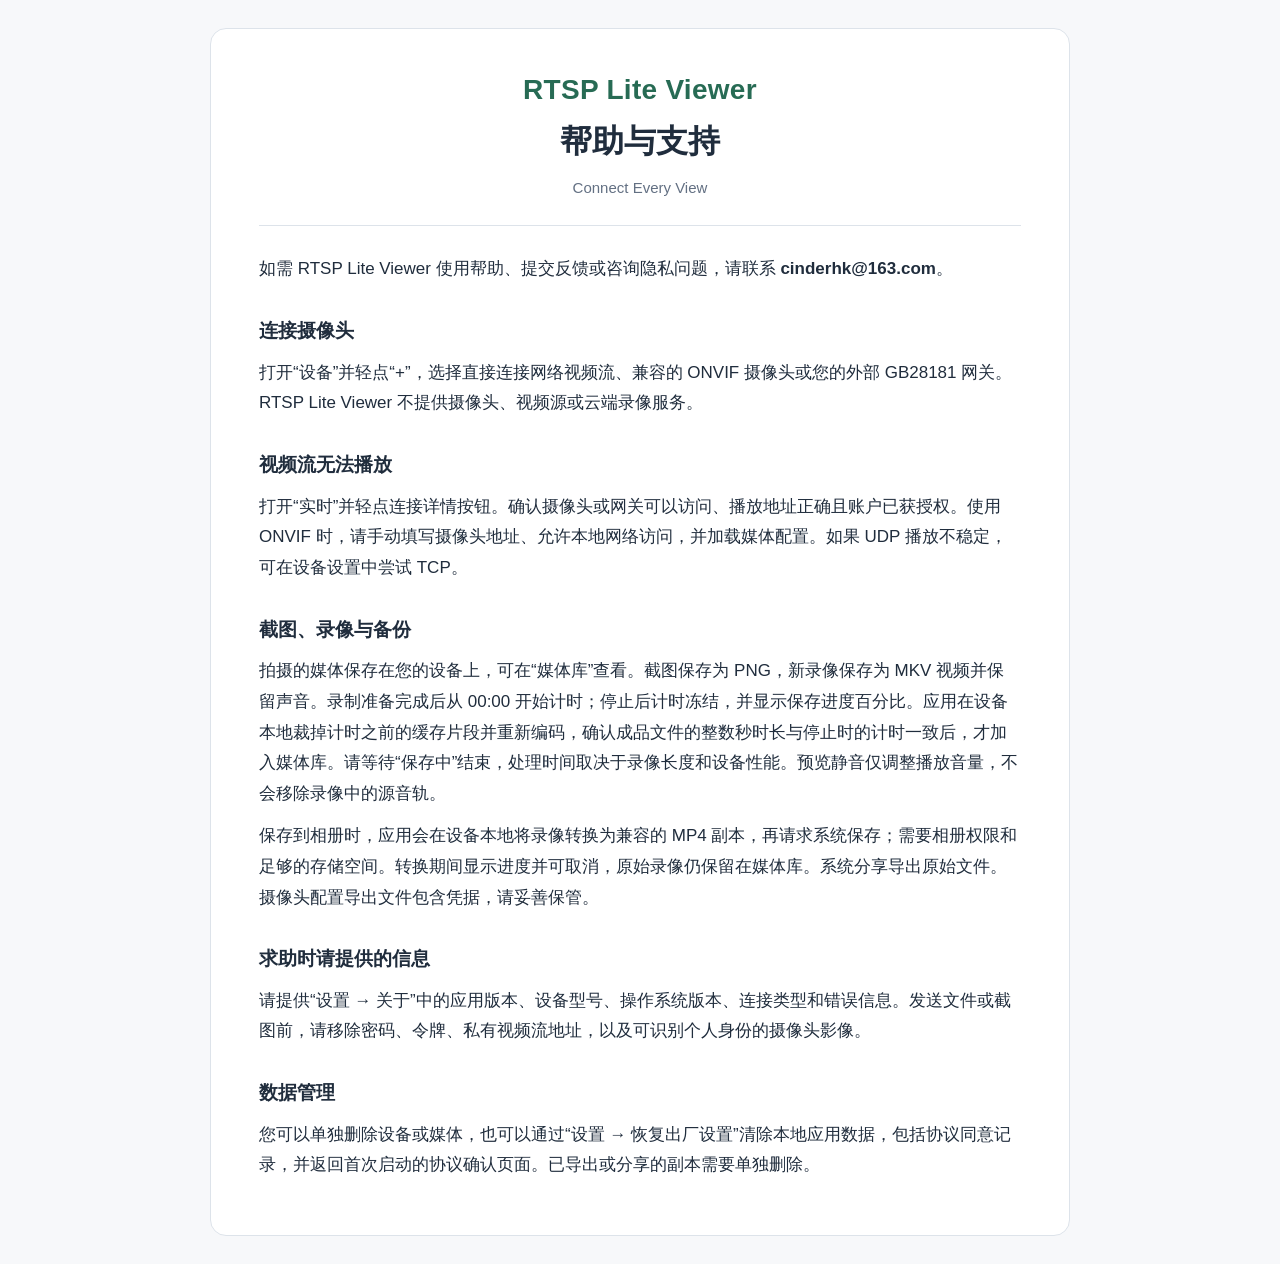
<file: rtsp_lite_viewer_support_zh.html>
<!doctype html>
<html lang="zh-Hans">
<head>
  <meta charset="utf-8">
  <meta name="viewport" content="width=device-width, initial-scale=1">
  <meta name="color-scheme" content="light dark">
  <meta name="referrer" content="no-referrer">
  <meta name="description" content="RTSP Lite Viewer 帮助与支持">
  <title>RTSP Lite Viewer - 帮助与支持</title>
  <style>
    :root { color-scheme: light dark; --bg: #f7f8fa; --paper: #fff; --text: #202d3d; --muted: #637083; --line: #dde3ea; --accent: #276b54; }
    * { box-sizing: border-box; }
    html { scroll-padding-top: 24px; }
    body { margin: 0; background: var(--bg); color: var(--text); font: 17px/1.8 -apple-system, BlinkMacSystemFont, "Segoe UI", sans-serif; overflow-wrap: anywhere; }
    main { max-width: 860px; margin: 28px auto; padding: 42px 48px; background: var(--paper); border: 1px solid var(--line); border-radius: 16px; }
    header { text-align: center; padding-bottom: 24px; margin-bottom: 28px; border-bottom: 1px solid var(--line); }
    .brand { margin: 0 0 12px; color: var(--accent); font-size: clamp(1.5rem, 3.5vw, 1.75rem); line-height: 1.35; font-weight: 700; letter-spacing: .01em; }
    h1 { font-size: 2rem; line-height: 1.3; margin: 0 0 12px; }
    .date { color: var(--muted); font-size: 15px; margin: 0; }
    h2 { font-size: 1.2rem; line-height: 1.5; margin: 32px 0 12px; }
    p { margin: 12px 0; }
    ul { padding-left: 1.3em; }
    li { padding-left: 3px; margin: 10px 0; }
    a { color: var(--accent); text-underline-offset: .18em; }
    a:focus-visible { outline: 3px solid var(--accent); outline-offset: 4px; }
    strong { font-weight: 650; }
    @media (max-width: 600px) { main { margin: 0; padding: 28px 22px 36px; border: 0; border-radius: 0; } h1 { font-size: 1.75rem; } }
    @media (prefers-color-scheme: dark) { :root { --bg: #101821; --paper: #1a2633; --text: #eaf0f6; --muted: #aab8c8; --line: #354556; --accent: #70d3ad; } }
    @media print { :root { --bg: #fff; --paper: #fff; --text: #000; --muted: #333; --line: #bbb; --accent: #000; } body { font-size: 11pt; } main { max-width: none; margin: 0; padding: 0; border: 0; } h2 { break-after: avoid; } }
  </style>
</head>
<body>
  <main id="content">
    <header>
      <p class="brand">RTSP Lite Viewer</p>
      <h1>帮助与支持</h1>
      <p class="date">Connect Every View</p>
    </header>
<p>如需 RTSP Lite Viewer 使用帮助、提交反馈或咨询隐私问题，请联系 <strong>cinderhk@163.com</strong>。</p>
    <h2>连接摄像头</h2>
    <p>打开“设备”并轻点“+”，选择直接连接网络视频流、兼容的 ONVIF 摄像头或您的外部 GB28181 网关。RTSP Lite Viewer 不提供摄像头、视频源或云端录像服务。</p>
    <h2>视频流无法播放</h2>
    <p>打开“实时”并轻点连接详情按钮。确认摄像头或网关可以访问、播放地址正确且账户已获授权。使用 ONVIF 时，请手动填写摄像头地址、允许本地网络访问，并加载媒体配置。如果 UDP 播放不稳定，可在设备设置中尝试 TCP。</p>
    <h2>截图、录像与备份</h2>
    <p>拍摄的媒体保存在您的设备上，可在“媒体库”查看。截图保存为 PNG，新录像保存为 MKV 视频并保留声音。录制准备完成后从 00:00 开始计时；停止后计时冻结，并显示保存进度百分比。应用在设备本地裁掉计时之前的缓存片段并重新编码，确认成品文件的整数秒时长与停止时的计时一致后，才加入媒体库。请等待“保存中”结束，处理时间取决于录像长度和设备性能。预览静音仅调整播放音量，不会移除录像中的源音轨。</p>
    <p>保存到相册时，应用会在设备本地将录像转换为兼容的 MP4 副本，再请求系统保存；需要相册权限和足够的存储空间。转换期间显示进度并可取消，原始录像仍保留在媒体库。系统分享导出原始文件。摄像头配置导出文件包含凭据，请妥善保管。</p>
    <h2>求助时请提供的信息</h2>
    <p>请提供“设置 → 关于”中的应用版本、设备型号、操作系统版本、连接类型和错误信息。发送文件或截图前，请移除密码、令牌、私有视频流地址，以及可识别个人身份的摄像头影像。</p>
    <h2>数据管理</h2>
    <p>您可以单独删除设备或媒体，也可以通过“设置 → 恢复出厂设置”清除本地应用数据，包括协议同意记录，并返回首次启动的协议确认页面。已导出或分享的副本需要单独删除。</p>
  </main>
</body>
</html>
</file>
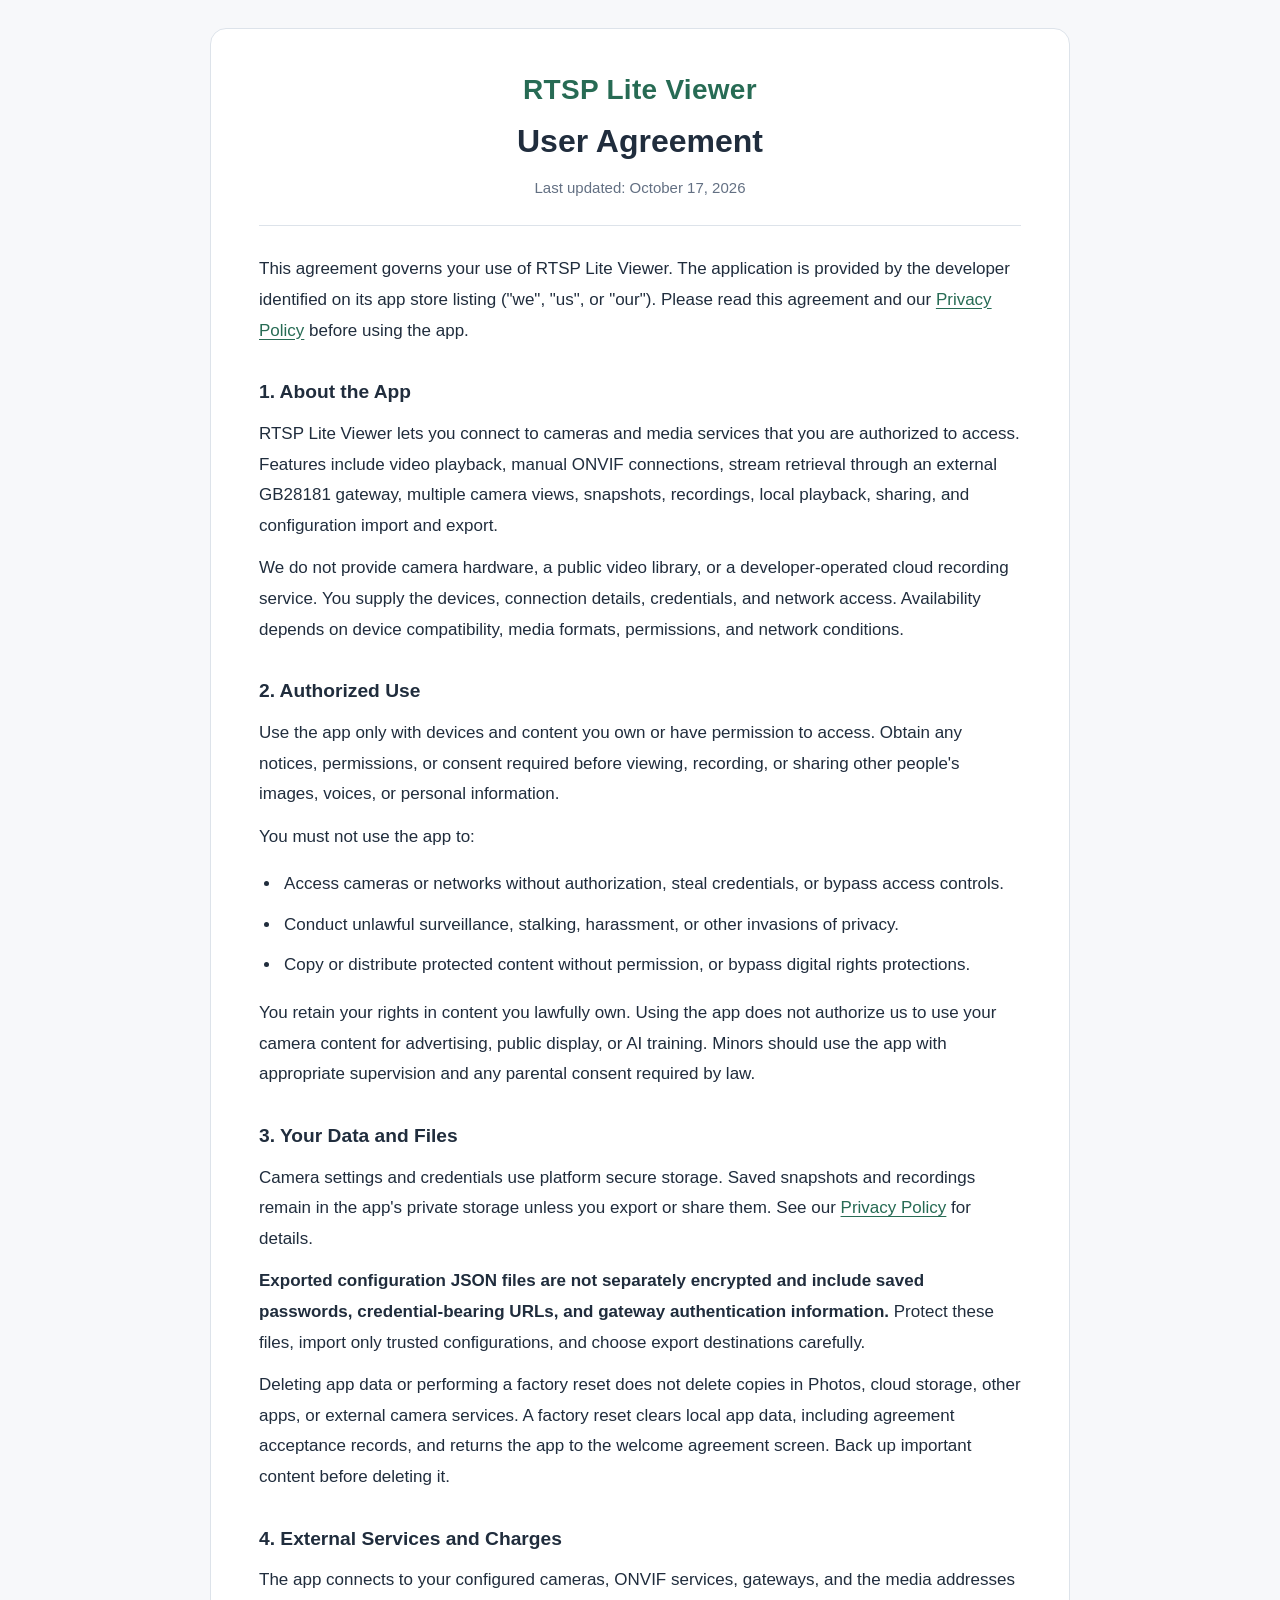
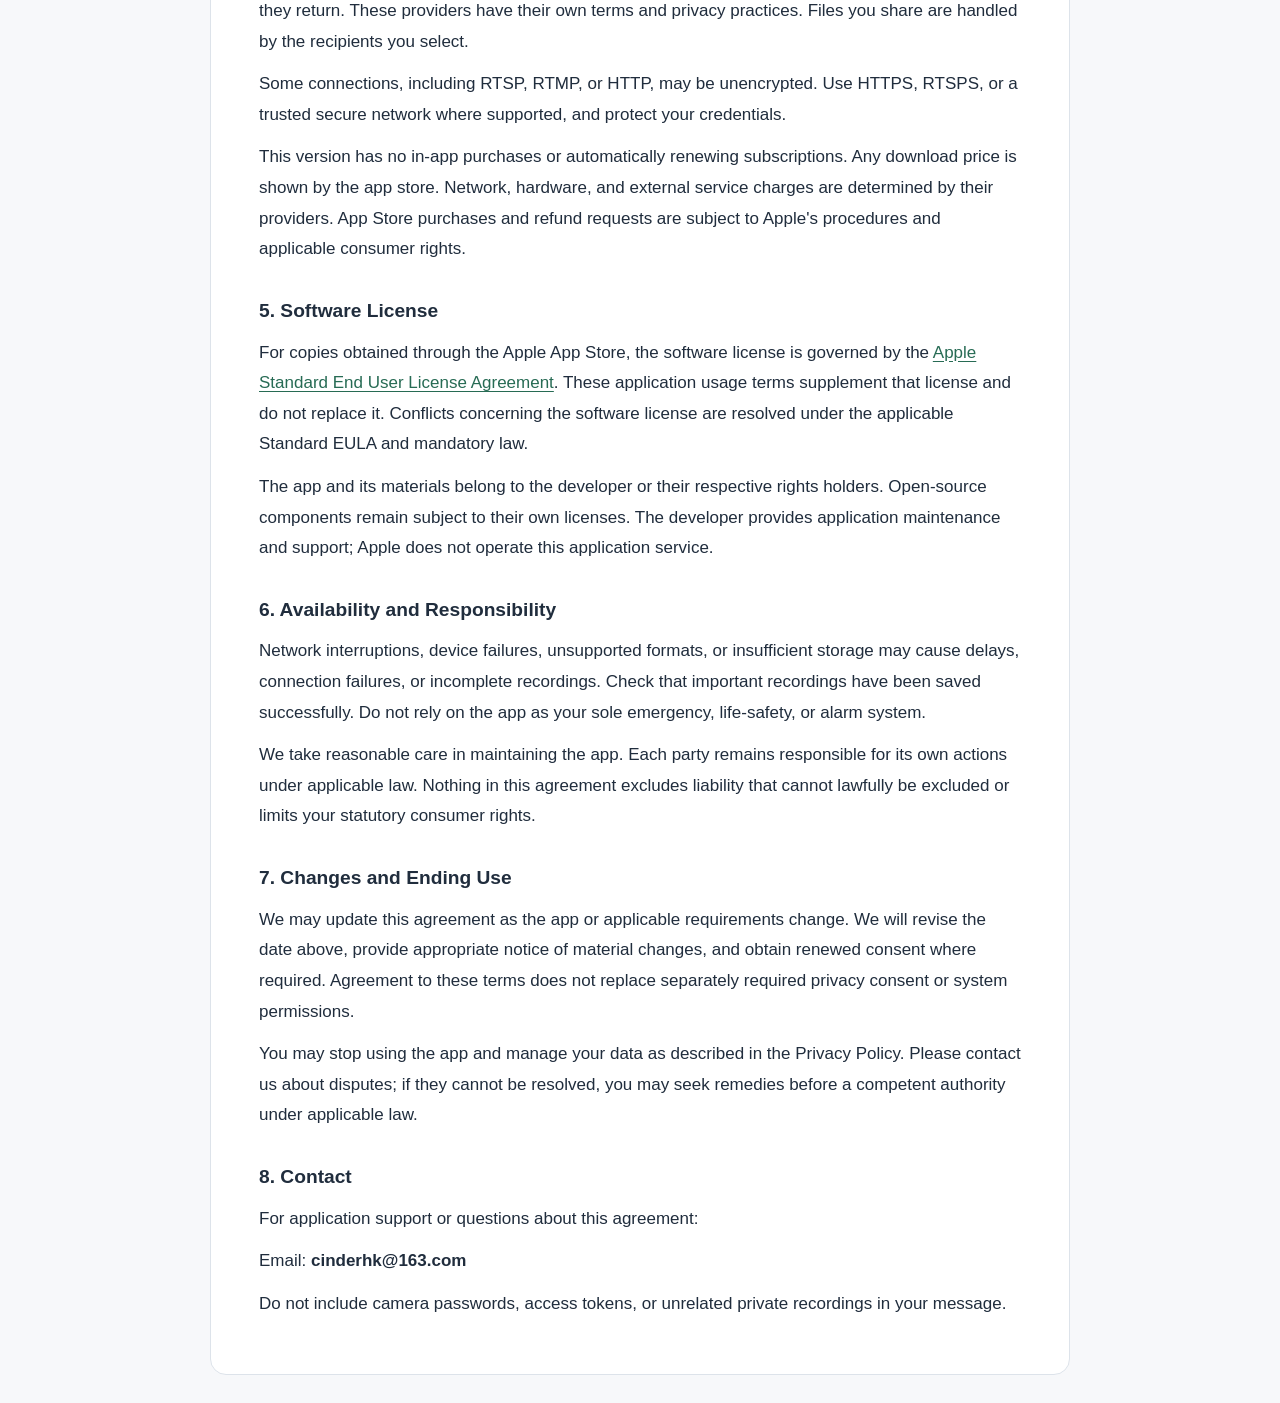
<file: rtsp_lite_viewer_user-agreement.html>
<!doctype html>
<html lang="en">
<head>
  <meta charset="utf-8">
  <meta name="viewport" content="width=device-width, initial-scale=1">
  <meta name="color-scheme" content="light dark">
  <meta name="referrer" content="no-referrer">
  <meta name="description" content="RTSP Lite Viewer User Agreement">
  <title>RTSP Lite Viewer - User Agreement</title>
  <style>
    :root { color-scheme: light dark; --bg: #f7f8fa; --paper: #fff; --text: #202d3d; --muted: #637083; --line: #dde3ea; --accent: #276b54; }
    * { box-sizing: border-box; }
    html { scroll-padding-top: 24px; }
    body { margin: 0; background: var(--bg); color: var(--text); font: 17px/1.8 -apple-system, BlinkMacSystemFont, "Segoe UI", sans-serif; overflow-wrap: anywhere; }
    main { max-width: 860px; margin: 28px auto; padding: 42px 48px; background: var(--paper); border: 1px solid var(--line); border-radius: 16px; }
    header { text-align: center; padding-bottom: 24px; margin-bottom: 28px; border-bottom: 1px solid var(--line); }
    .brand { margin: 0 0 12px; color: var(--accent); font-size: clamp(1.5rem, 3.5vw, 1.75rem); line-height: 1.35; font-weight: 700; letter-spacing: .01em; }
    h1 { font-size: 2rem; line-height: 1.3; margin: 0 0 12px; }
    .date { color: var(--muted); font-size: 15px; margin: 0; }
    h2 { font-size: 1.2rem; line-height: 1.5; margin: 32px 0 12px; }
    p { margin: 12px 0; }
    ul { padding-left: 1.3em; }
    li { padding-left: 3px; margin: 10px 0; }
    a { color: var(--accent); text-underline-offset: .18em; }
    a:focus-visible { outline: 3px solid var(--accent); outline-offset: 4px; }
    strong { font-weight: 650; }
    @media (max-width: 600px) { main { margin: 0; padding: 28px 22px 36px; border: 0; border-radius: 0; } h1 { font-size: 1.75rem; } }
    @media (prefers-color-scheme: dark) { :root { --bg: #101821; --paper: #1a2633; --text: #eaf0f6; --muted: #aab8c8; --line: #354556; --accent: #70d3ad; } }
    @media print { :root { --bg: #fff; --paper: #fff; --text: #000; --muted: #333; --line: #bbb; --accent: #000; } body { font-size: 11pt; } main { max-width: none; margin: 0; padding: 0; border: 0; } h2 { break-after: avoid; } }
  </style>
</head>
<body>
  <main id="content">
    <header>
      <p class="brand">RTSP Lite Viewer</p>
      <h1>User Agreement</h1>
      <p class="date">Last updated: <time datetime="2026-10-17">October 17, 2026</time></p>
    </header>
    <p>This agreement governs your use of RTSP Lite Viewer. The application is provided by the developer identified on its app store listing (&quot;we&quot;, &quot;us&quot;, or &quot;our&quot;). Please read this agreement and our <a href="rtsp_lite_viewer_privacy-policy.html">Privacy Policy</a> before using the app.</p>
    <h2>1. About the App</h2>
    <p>RTSP Lite Viewer lets you connect to cameras and media services that you are authorized to access. Features include video playback, manual ONVIF connections, stream retrieval through an external GB28181 gateway, multiple camera views, snapshots, recordings, local playback, sharing, and configuration import and export.</p>
    <p>We do not provide camera hardware, a public video library, or a developer-operated cloud recording service. You supply the devices, connection details, credentials, and network access. Availability depends on device compatibility, media formats, permissions, and network conditions.</p>
    <h2>2. Authorized Use</h2>
    <p>Use the app only with devices and content you own or have permission to access. Obtain any notices, permissions, or consent required before viewing, recording, or sharing other people&#x27;s images, voices, or personal information.</p>
    <p>You must not use the app to:</p>
    <ul>
      <li>Access cameras or networks without authorization, steal credentials, or bypass access controls.</li>
      <li>Conduct unlawful surveillance, stalking, harassment, or other invasions of privacy.</li>
      <li>Copy or distribute protected content without permission, or bypass digital rights protections.</li>
    </ul>
    <p>You retain your rights in content you lawfully own. Using the app does not authorize us to use your camera content for advertising, public display, or AI training. Minors should use the app with appropriate supervision and any parental consent required by law.</p>
    <h2>3. Your Data and Files</h2>
    <p>Camera settings and credentials use platform secure storage. Saved snapshots and recordings remain in the app&#x27;s private storage unless you export or share them. See our <a href="rtsp_lite_viewer_privacy-policy.html">Privacy Policy</a> for details.</p>
    <p><strong>Exported configuration JSON files are not separately encrypted and include saved passwords, credential-bearing URLs, and gateway authentication information.</strong> Protect these files, import only trusted configurations, and choose export destinations carefully.</p>
    <p>Deleting app data or performing a factory reset does not delete copies in Photos, cloud storage, other apps, or external camera services. A factory reset clears local app data, including agreement acceptance records, and returns the app to the welcome agreement screen. Back up important content before deleting it.</p>
    <h2>4. External Services and Charges</h2>
    <p>The app connects to your configured cameras, ONVIF services, gateways, and the media addresses they return. These providers have their own terms and privacy practices. Files you share are handled by the recipients you select.</p>
    <p>Some connections, including RTSP, RTMP, or HTTP, may be unencrypted. Use HTTPS, RTSPS, or a trusted secure network where supported, and protect your credentials.</p>
    <p>This version has no in-app purchases or automatically renewing subscriptions. Any download price is shown by the app store. Network, hardware, and external service charges are determined by their providers. App Store purchases and refund requests are subject to Apple&#x27;s procedures and applicable consumer rights.</p>
    <h2>5. Software License</h2>
    <p>For copies obtained through the Apple App Store, the software license is governed by the <a href="https://www.apple.com/legal/internet-services/itunes/dev/stdeula/">Apple Standard End User License Agreement</a>. These application usage terms supplement that license and do not replace it. Conflicts concerning the software license are resolved under the applicable Standard EULA and mandatory law.</p>
    <p>The app and its materials belong to the developer or their respective rights holders. Open-source components remain subject to their own licenses. The developer provides application maintenance and support; Apple does not operate this application service.</p>
    <h2>6. Availability and Responsibility</h2>
    <p>Network interruptions, device failures, unsupported formats, or insufficient storage may cause delays, connection failures, or incomplete recordings. Check that important recordings have been saved successfully. Do not rely on the app as your sole emergency, life-safety, or alarm system.</p>
    <p>We take reasonable care in maintaining the app. Each party remains responsible for its own actions under applicable law. Nothing in this agreement excludes liability that cannot lawfully be excluded or limits your statutory consumer rights.</p>
    <h2>7. Changes and Ending Use</h2>
    <p>We may update this agreement as the app or applicable requirements change. We will revise the date above, provide appropriate notice of material changes, and obtain renewed consent where required. Agreement to these terms does not replace separately required privacy consent or system permissions.</p>
    <p>You may stop using the app and manage your data as described in the Privacy Policy. Please contact us about disputes; if they cannot be resolved, you may seek remedies before a competent authority under applicable law.</p>
    <h2>8. Contact</h2>
    <p>For application support or questions about this agreement:</p>
    <p>Email: <strong>cinderhk@163.com</strong></p>
    <p>Do not include camera passwords, access tokens, or unrelated private recordings in your message.</p>
  </main>
</body>
</html>
</file>
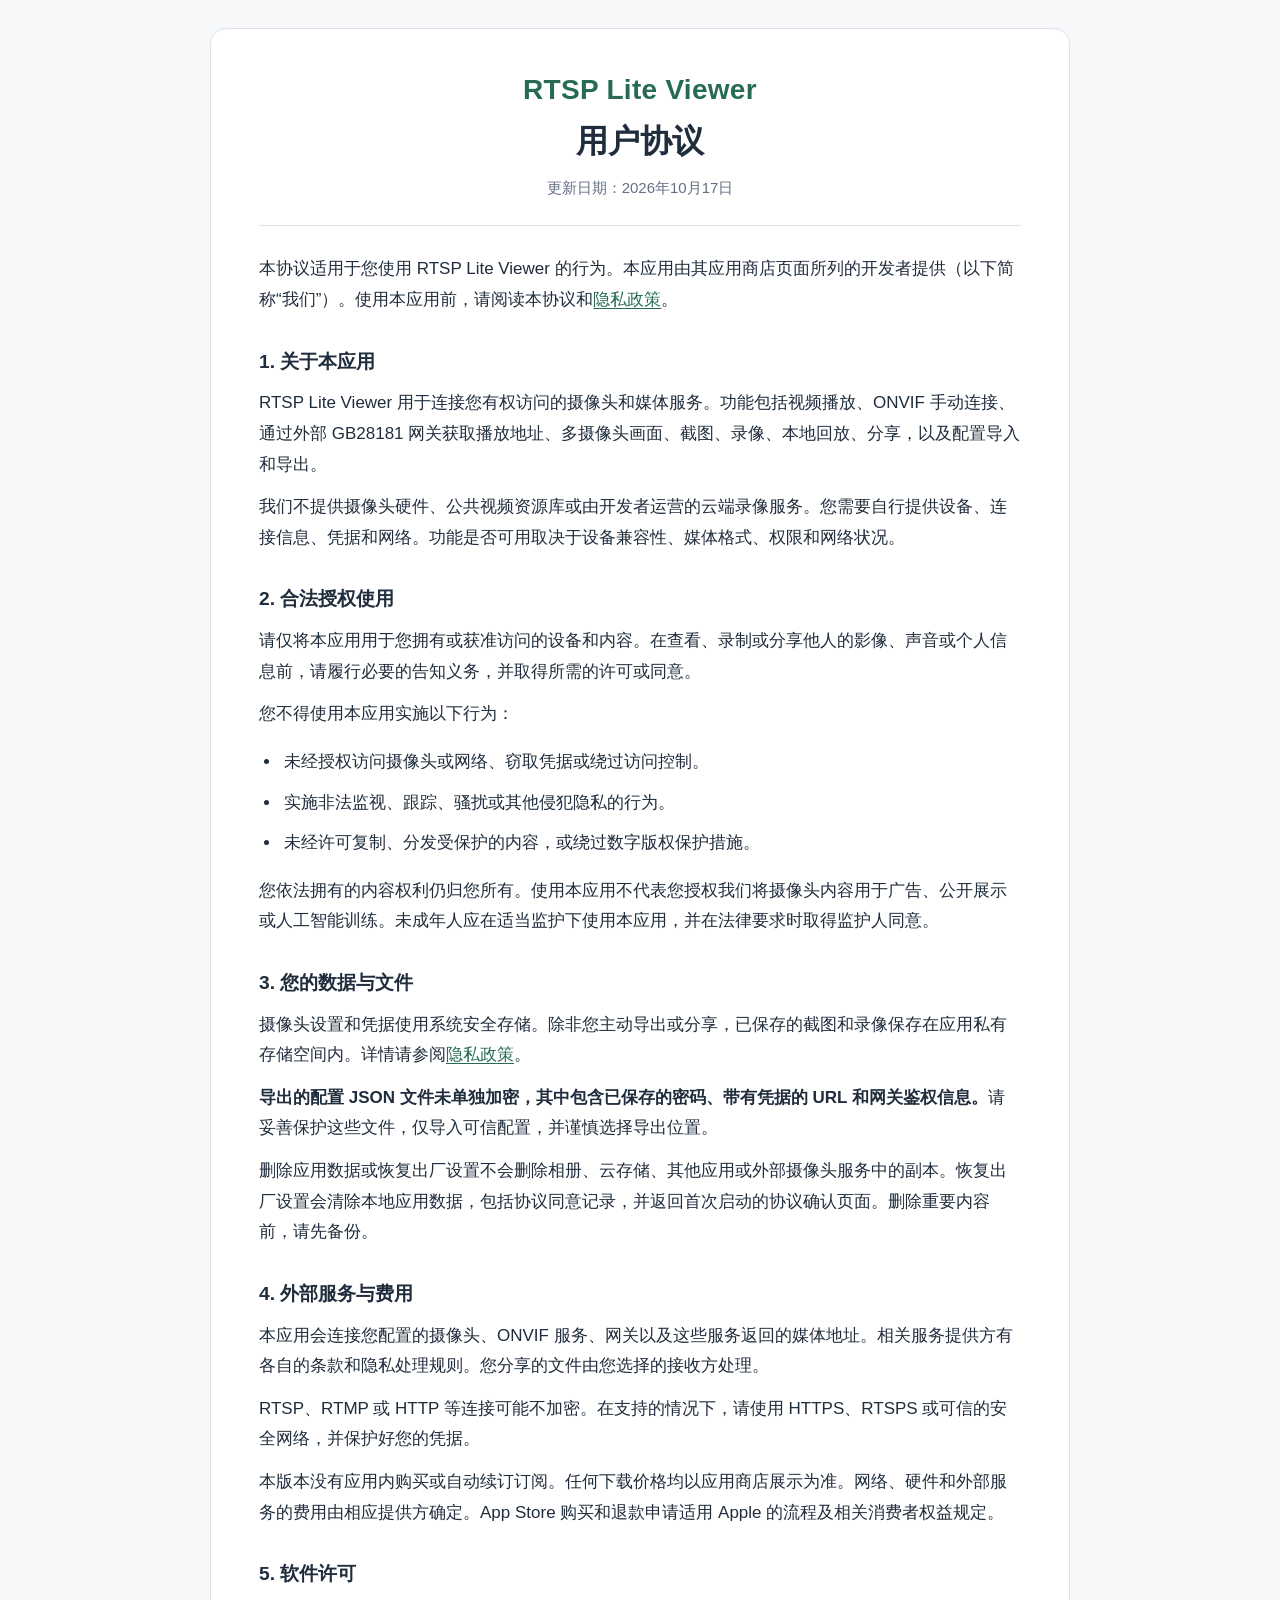
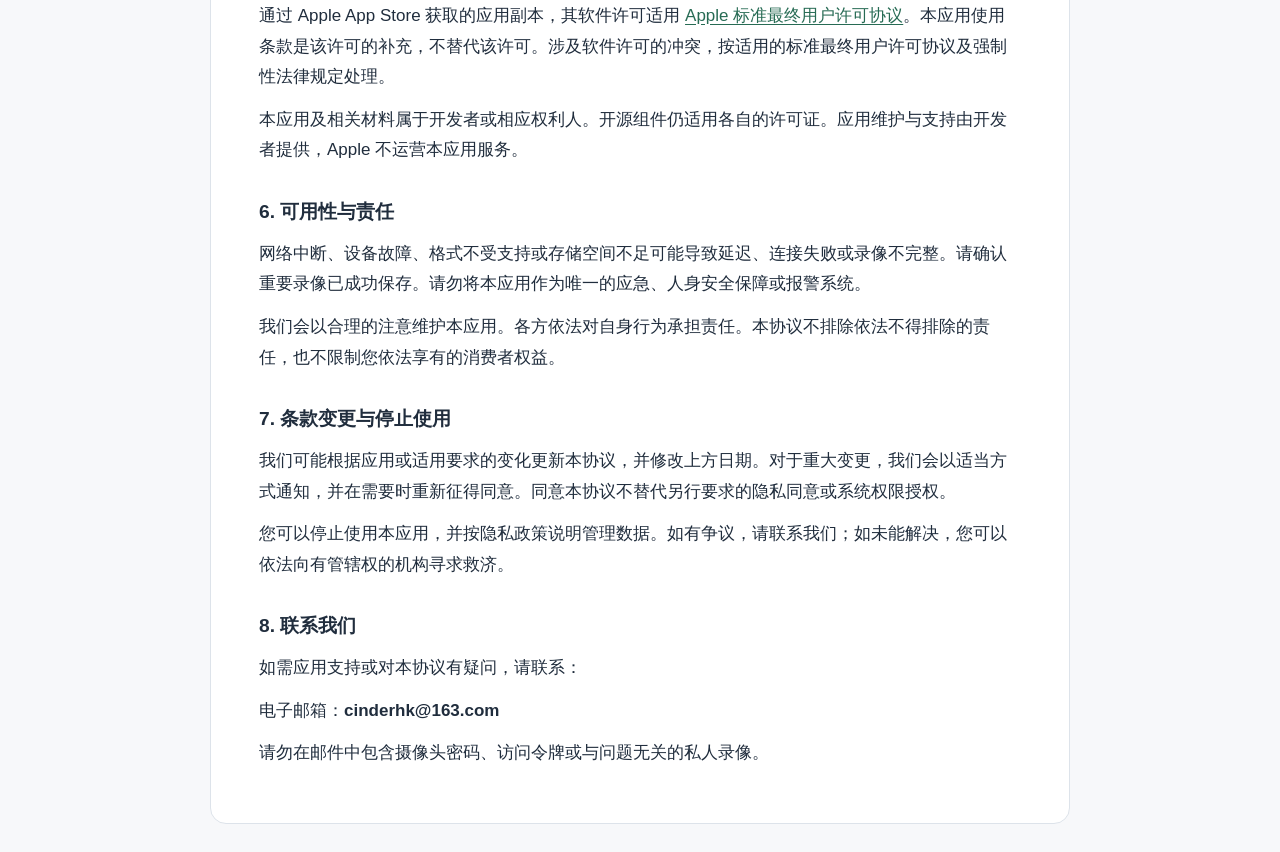
<file: rtsp_lite_viewer_user-agreement_zh.html>
<!doctype html>
<html lang="zh-Hans">
<head>
  <meta charset="utf-8">
  <meta name="viewport" content="width=device-width, initial-scale=1">
  <meta name="color-scheme" content="light dark">
  <meta name="referrer" content="no-referrer">
  <meta name="description" content="RTSP Lite Viewer 用户协议">
  <title>RTSP Lite Viewer - 用户协议</title>
  <style>
    :root { color-scheme: light dark; --bg: #f7f8fa; --paper: #fff; --text: #202d3d; --muted: #637083; --line: #dde3ea; --accent: #276b54; }
    * { box-sizing: border-box; }
    html { scroll-padding-top: 24px; }
    body { margin: 0; background: var(--bg); color: var(--text); font: 17px/1.8 -apple-system, BlinkMacSystemFont, "Segoe UI", sans-serif; overflow-wrap: anywhere; }
    main { max-width: 860px; margin: 28px auto; padding: 42px 48px; background: var(--paper); border: 1px solid var(--line); border-radius: 16px; }
    header { text-align: center; padding-bottom: 24px; margin-bottom: 28px; border-bottom: 1px solid var(--line); }
    .brand { margin: 0 0 12px; color: var(--accent); font-size: clamp(1.5rem, 3.5vw, 1.75rem); line-height: 1.35; font-weight: 700; letter-spacing: .01em; }
    h1 { font-size: 2rem; line-height: 1.3; margin: 0 0 12px; }
    .date { color: var(--muted); font-size: 15px; margin: 0; }
    h2 { font-size: 1.2rem; line-height: 1.5; margin: 32px 0 12px; }
    p { margin: 12px 0; }
    ul { padding-left: 1.3em; }
    li { padding-left: 3px; margin: 10px 0; }
    a { color: var(--accent); text-underline-offset: .18em; }
    a:focus-visible { outline: 3px solid var(--accent); outline-offset: 4px; }
    strong { font-weight: 650; }
    @media (max-width: 600px) { main { margin: 0; padding: 28px 22px 36px; border: 0; border-radius: 0; } h1 { font-size: 1.75rem; } }
    @media (prefers-color-scheme: dark) { :root { --bg: #101821; --paper: #1a2633; --text: #eaf0f6; --muted: #aab8c8; --line: #354556; --accent: #70d3ad; } }
    @media print { :root { --bg: #fff; --paper: #fff; --text: #000; --muted: #333; --line: #bbb; --accent: #000; } body { font-size: 11pt; } main { max-width: none; margin: 0; padding: 0; border: 0; } h2 { break-after: avoid; } }
  </style>
</head>
<body>
  <main id="content">
    <header>
      <p class="brand">RTSP Lite Viewer</p>
      <h1>用户协议</h1>
      <p class="date">更新日期：<time datetime="2026-10-17">2026年10月17日</time></p>
    </header>
<p>本协议适用于您使用 RTSP Lite Viewer 的行为。本应用由其应用商店页面所列的开发者提供（以下简称“我们”）。使用本应用前，请阅读本协议和<a href="rtsp_lite_viewer_privacy-policy_zh.html">隐私政策</a>。</p>
    <h2>1. 关于本应用</h2>
    <p>RTSP Lite Viewer 用于连接您有权访问的摄像头和媒体服务。功能包括视频播放、ONVIF 手动连接、通过外部 GB28181 网关获取播放地址、多摄像头画面、截图、录像、本地回放、分享，以及配置导入和导出。</p>
    <p>我们不提供摄像头硬件、公共视频资源库或由开发者运营的云端录像服务。您需要自行提供设备、连接信息、凭据和网络。功能是否可用取决于设备兼容性、媒体格式、权限和网络状况。</p>
    <h2>2. 合法授权使用</h2>
    <p>请仅将本应用用于您拥有或获准访问的设备和内容。在查看、录制或分享他人的影像、声音或个人信息前，请履行必要的告知义务，并取得所需的许可或同意。</p>
    <p>您不得使用本应用实施以下行为：</p>
    <ul>
      <li>未经授权访问摄像头或网络、窃取凭据或绕过访问控制。</li>
      <li>实施非法监视、跟踪、骚扰或其他侵犯隐私的行为。</li>
      <li>未经许可复制、分发受保护的内容，或绕过数字版权保护措施。</li>
    </ul>
    <p>您依法拥有的内容权利仍归您所有。使用本应用不代表您授权我们将摄像头内容用于广告、公开展示或人工智能训练。未成年人应在适当监护下使用本应用，并在法律要求时取得监护人同意。</p>
    <h2>3. 您的数据与文件</h2>
    <p>摄像头设置和凭据使用系统安全存储。除非您主动导出或分享，已保存的截图和录像保存在应用私有存储空间内。详情请参阅<a href="rtsp_lite_viewer_privacy-policy_zh.html">隐私政策</a>。</p>
    <p><strong>导出的配置 JSON 文件未单独加密，其中包含已保存的密码、带有凭据的 URL 和网关鉴权信息。</strong>请妥善保护这些文件，仅导入可信配置，并谨慎选择导出位置。</p>
    <p>删除应用数据或恢复出厂设置不会删除相册、云存储、其他应用或外部摄像头服务中的副本。恢复出厂设置会清除本地应用数据，包括协议同意记录，并返回首次启动的协议确认页面。删除重要内容前，请先备份。</p>
    <h2>4. 外部服务与费用</h2>
    <p>本应用会连接您配置的摄像头、ONVIF 服务、网关以及这些服务返回的媒体地址。相关服务提供方有各自的条款和隐私处理规则。您分享的文件由您选择的接收方处理。</p>
    <p>RTSP、RTMP 或 HTTP 等连接可能不加密。在支持的情况下，请使用 HTTPS、RTSPS 或可信的安全网络，并保护好您的凭据。</p>
    <p>本版本没有应用内购买或自动续订订阅。任何下载价格均以应用商店展示为准。网络、硬件和外部服务的费用由相应提供方确定。App Store 购买和退款申请适用 Apple 的流程及相关消费者权益规定。</p>
    <h2>5. 软件许可</h2>
    <p>通过 Apple App Store 获取的应用副本，其软件许可适用 <a href="https://www.apple.com/legal/internet-services/itunes/dev/stdeula/">Apple 标准最终用户许可协议</a>。本应用使用条款是该许可的补充，不替代该许可。涉及软件许可的冲突，按适用的标准最终用户许可协议及强制性法律规定处理。</p>
    <p>本应用及相关材料属于开发者或相应权利人。开源组件仍适用各自的许可证。应用维护与支持由开发者提供，Apple 不运营本应用服务。</p>
    <h2>6. 可用性与责任</h2>
    <p>网络中断、设备故障、格式不受支持或存储空间不足可能导致延迟、连接失败或录像不完整。请确认重要录像已成功保存。请勿将本应用作为唯一的应急、人身安全保障或报警系统。</p>
    <p>我们会以合理的注意维护本应用。各方依法对自身行为承担责任。本协议不排除依法不得排除的责任，也不限制您依法享有的消费者权益。</p>
    <h2>7. 条款变更与停止使用</h2>
    <p>我们可能根据应用或适用要求的变化更新本协议，并修改上方日期。对于重大变更，我们会以适当方式通知，并在需要时重新征得同意。同意本协议不替代另行要求的隐私同意或系统权限授权。</p>
    <p>您可以停止使用本应用，并按隐私政策说明管理数据。如有争议，请联系我们；如未能解决，您可以依法向有管辖权的机构寻求救济。</p>
    <h2>8. 联系我们</h2>
    <p>如需应用支持或对本协议有疑问，请联系：</p>
    <p>电子邮箱：<strong>cinderhk@163.com</strong></p>
    <p>请勿在邮件中包含摄像头密码、访问令牌或与问题无关的私人录像。</p>
  </main>
</body>
</html>
</file>
<file: fire.css>
body,
html {
  margin: 0px;
  height: 100%;
  overflow-y: hidden;
}
#canvas {
  /* background-image: url("https://ktmt.vnmediacdn.com/images/2021/04/01/13-1617264412-anh-12.jpg"); */
}
h1 {
  position: absolute;
  z-index: 100;
}
canvas {
  position: relative;
}
.button-64 {
  margin: auto;
  align-items: center;
  background-image: linear-gradient(144deg, #af40ff, #5b42f3 50%, #00ddeb);
  border: 0;
  border-radius: 8px;
  box-shadow: rgba(151, 65, 252, 0.2) 0 15px 30px -5px;
  box-sizing: border-box;
  color: #ffffff;
  display: flex;
  font-family: Phantomsans, sans-serif;
  font-size: 20px;
  justify-content: center;
  line-height: 1em;
  max-width: 100%;
  min-width: 140px;
  padding: 3px;
  text-decoration: none;
  user-select: none;
  -webkit-user-select: none;
  touch-action: manipulation;
  white-space: nowrap;
  cursor: pointer;
}

.button-64:active,
.button-64:hover {
  outline: 0;
}

.button-64 span {
  background-color: rgb(5, 6, 45);
  padding: 16px 24px;
  border-radius: 6px;
  width: 100%;
  height: 100%;
  transition: 300ms;
}

.button-64:hover span {
  background: none;
}

@media (min-width: 768px) {
  .button-64 {
    font-size: 24px;
    min-width: 196px;
  }
}
</file>
